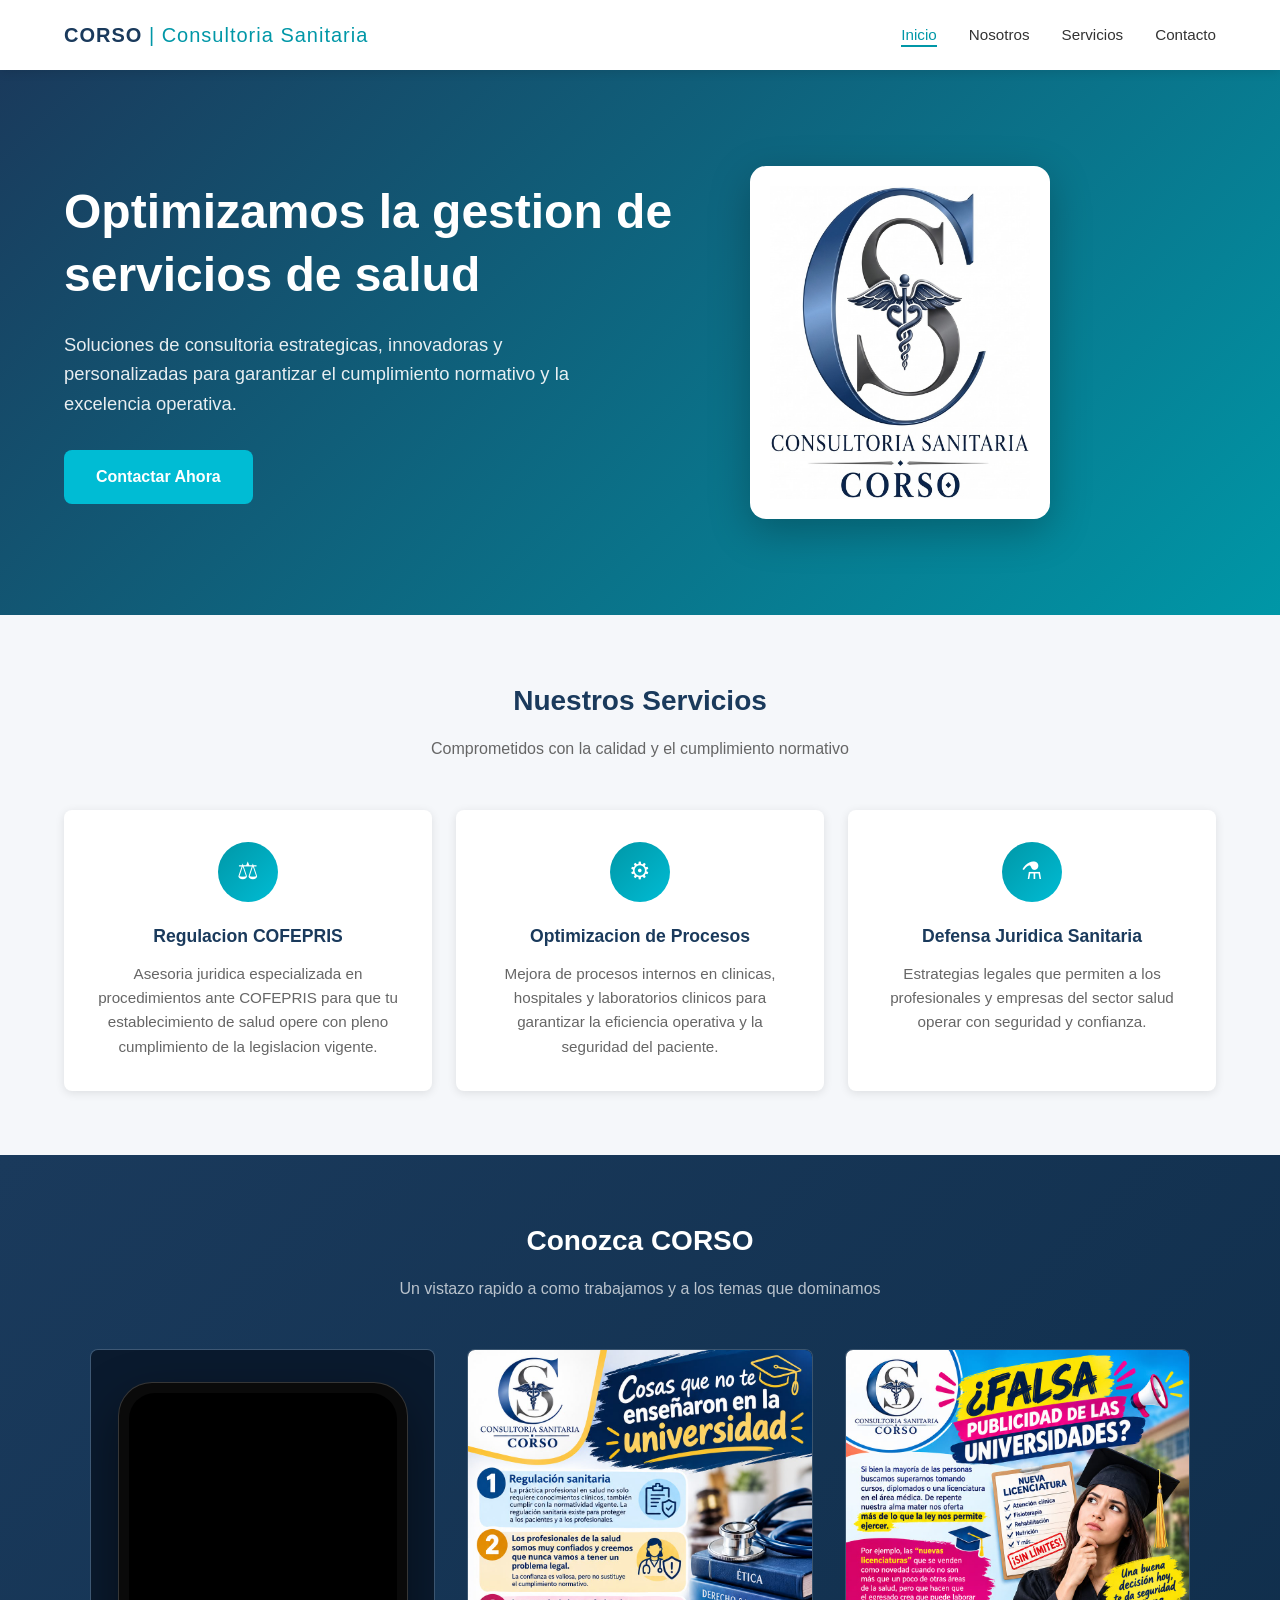
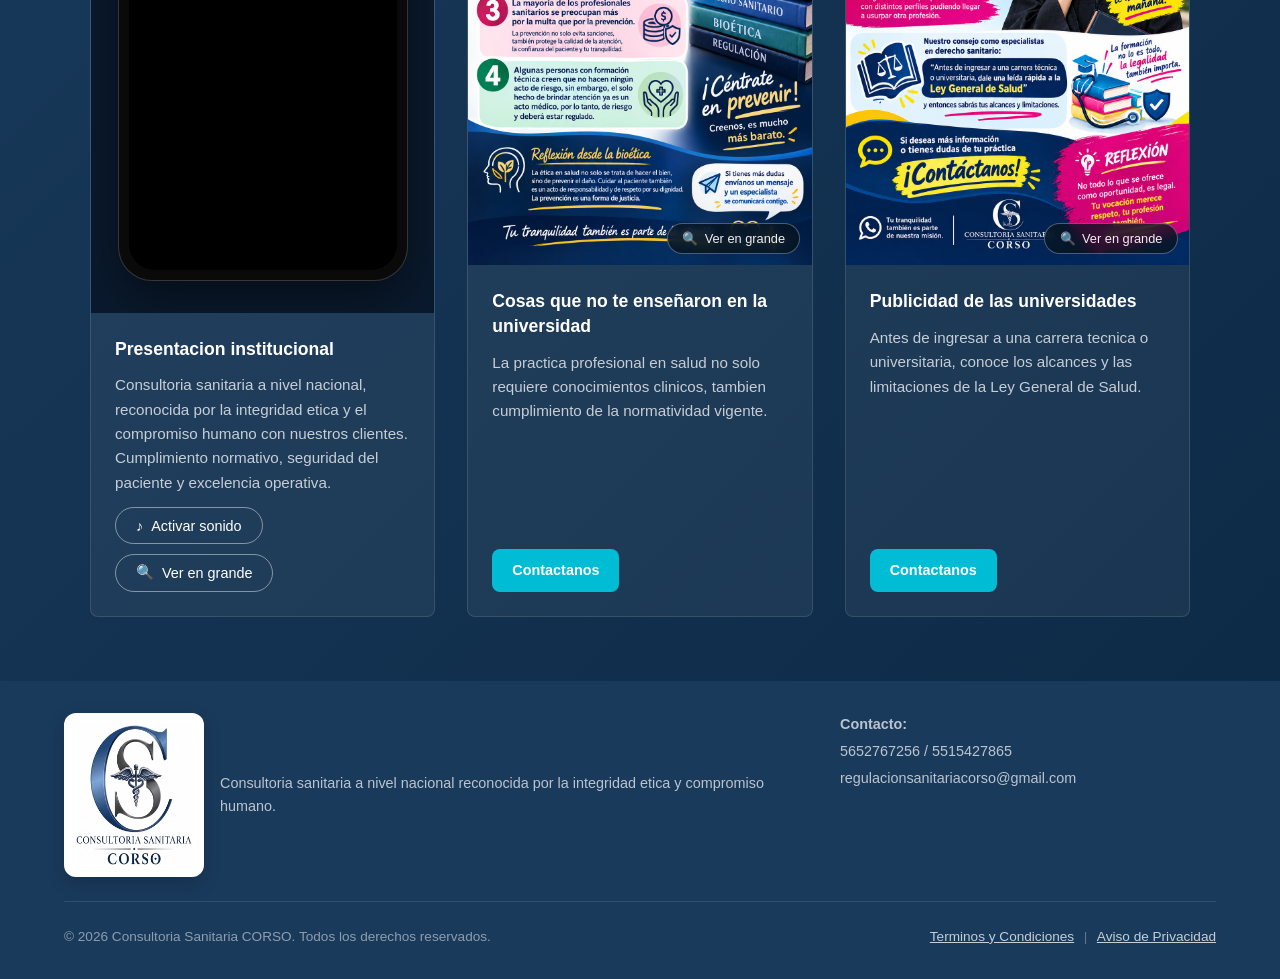
<file: index.html>
﻿<!DOCTYPE html>
<html lang="es">
<head>
  <meta charset="UTF-8">
  <meta name="viewport" content="width=device-width, initial-scale=1.0">
  <title>Consultoria Sanitaria CORSO</title>
  <link rel="stylesheet" href="css/styles.css">
  <link rel="stylesheet" href="css/lightbox.css">
  <link rel="icon" href="favicon.ico" type="image/x-icon">
  <link rel="apple-touch-icon" href="img/favicon-512.png">
</head>
<body>

  <header class="header">
    <nav class="nav">
      <a href="index.html" class="logo">CORSO <span>| Consultoria Sanitaria</span></a>
      <ul class="nav-links">
        <li><a href="index.html" class="active">Inicio</a></li>
        <li><a href="nosotros.html">Nosotros</a></li>
        <li><a href="servicios.html">Servicios</a></li>
        <li><a href="contacto.html">Contacto</a></li>
      </ul>
      <button class="hamburger" aria-label="Menu">
        <span></span>
        <span></span>
        <span></span>
      </button>
    </nav>
    <div class="mobile-menu">
      <a href="index.html">Inicio</a>
      <a href="nosotros.html">Nosotros</a>
      <a href="servicios.html">Servicios</a>
      <a href="contacto.html">Contacto</a>
    </div>
  </header>

  <section class="hero">
    <div class="container hero-inner">
      <div class="hero-content">
        <h1>Optimizamos la gestion de servicios de salud</h1>
        <p>Soluciones de consultoria estrategicas, innovadoras y personalizadas para garantizar el cumplimiento normativo y la excelencia operativa.</p>
        <a href="contacto.html" class="btn btn-primary">Contactar Ahora</a>
      </div>
      <div class="hero-brand">
        <div class="brand-plate">
          <img src="img/logo.jpg" alt="Consultoria Sanitaria CORSO" width="900" height="1084" fetchpriority="high">
        </div>
      </div>
    </div>
  </section>

  <section class="section">
    <div class="container">
      <div class="section-title">
        <h2>Nuestros Servicios</h2>
        <p>Comprometidos con la calidad y el cumplimiento normativo</p>
      </div>
      <div class="cards-grid">
        <div class="card">
          <div class="card-icon">&#9878;</div>
          <h3>Regulacion COFEPRIS</h3>
          <p>Asesoria juridica especializada en procedimientos ante COFEPRIS para que tu establecimiento de salud opere con pleno cumplimiento de la legislacion vigente.</p>
        </div>
        <div class="card">
          <div class="card-icon">&#9881;</div>
          <h3>Optimizacion de Procesos</h3>
          <p>Mejora de procesos internos en clinicas, hospitales y laboratorios clinicos para garantizar la eficiencia operativa y la seguridad del paciente.</p>
        </div>
        <div class="card">
          <div class="card-icon">&#9879;</div>
          <h3>Defensa Juridica Sanitaria</h3>
          <p>Estrategias legales que permiten a los profesionales y empresas del sector salud operar con seguridad y confianza.</p>
        </div>
      </div>
    </div>
  </section>

  <section class="section video-section" id="conozca-corso">
    <div class="container">
      <div class="section-title">
        <h2>Conozca CORSO</h2>
        <p>Un vistazo rapido a como trabajamos y a los temas que dominamos</p>
      </div>

      <div class="conozca-grid">

        <article class="conozca-card">
          <div class="media media-video">
            <div class="media-inner">
              <div class="video-frame">
                <video id="corsoVideo" src="vid/video_1.mp4" autoplay muted loop playsinline preload="metadata" aria-label="Video promocional de Consultoria Sanitaria CORSO"></video>
              </div>
            </div>
          </div>
          <div class="conozca-body">
            <h3>Presentacion institucional</h3>
            <p>Consultoria sanitaria a nivel nacional, reconocida por la integridad etica y el compromiso humano con nuestros clientes. Cumplimiento normativo, seguridad del paciente y excelencia operativa.</p>
            <div class="conozca-actions">
              <button type="button" class="video-toggle" id="soundToggle" aria-pressed="false">
                <span aria-hidden="true">&#9834;</span> Activar sonido
              </button>
              <button type="button" class="video-toggle" data-zoom="vid/video_1.mp4" data-zoom-type="video" data-zoom-title="Conozca CORSO" data-zoom-caption="Video promocional de Consultoria Sanitaria CORSO." aria-label="Ver el video en pantalla completa">
                <span aria-hidden="true">&#128269;</span> Ver en grande
              </button>
            </div>
          </div>
        </article>

        <article class="conozca-card">
          <div class="media">
            <img src="img/conocimientos.jpeg" alt="Infografia: Cosas que no te enseñaron en la universidad sobre regulacion sanitaria y bioetica" width="1024" height="1536" loading="lazy">
            <button type="button" class="media-zoom-btn" data-zoom="img/conocimientos.jpeg" data-zoom-title="Cosas que no te enseñaron en la universidad" data-zoom-caption="Regulacion sanitaria, bioetica y los limites reales de la atencion medica." aria-label="Ampliar la infografia: Cosas que no te enseñaron en la universidad">
              <span aria-hidden="true">&#128269;</span> Ver en grande
            </button>
          </div>
          <div class="conozca-body">
            <h3>Cosas que no te enseñaron en la universidad</h3>
            <p>La practica profesional en salud no solo requiere conocimientos clinicos, tambien cumplimiento de la normatividad vigente.</p>
            <a href="contacto.html" class="btn btn-primary btn-sm">Contactanos</a>
          </div>
        </article>

        <article class="conozca-card">
          <div class="media">
            <img src="img/cuestion.jpeg" alt="Infografia: Publicidad de las universidades y los alcances reales de las nuevas licenciaturas" width="1024" height="1536" loading="lazy">
            <button type="button" class="media-zoom-btn" data-zoom="img/cuestion.jpeg" data-zoom-title="Publicidad de las universidades" data-zoom-caption="No todo lo que se ofrece como oportunidad es legal. Conoce los alcances y las limitaciones de las nuevas licenciaturas." aria-label="Ampliar la infografia: Publicidad de las universidades">
              <span aria-hidden="true">&#128269;</span> Ver en grande
            </button>
          </div>
          <div class="conozca-body">
            <h3>Publicidad de las universidades</h3>
            <p>Antes de ingresar a una carrera tecnica o universitaria, conoce los alcances y las limitaciones de la Ley General de Salud.</p>
            <a href="contacto.html" class="btn btn-primary btn-sm">Contactanos</a>
          </div>
        </article>

      </div>
    </div>
  </section>

  <footer class="footer">
    <div class="container">
      <div class="footer-content">
        <div class="footer-brand">
          <div class="brand-plate brand-plate-sm">
            <img src="img/logo.jpg" alt="Consultoria Sanitaria CORSO" width="900" height="1084" loading="lazy">
          </div>
          <p>Consultoria sanitaria a nivel nacional reconocida por la integridad etica y compromiso humano.</p>
        </div>
        <div class="footer-contact">
          <p><strong>Contacto:</strong></p>
          <p>5652767256 / 5515427865</p>
          <p>regulacionsanitariacorso@gmail.com</p>
        </div>
      </div>
      <div class="footer-bottom">
        <p>&copy; 2026 Consultoria Sanitaria CORSO. Todos los derechos reservados.</p>
        <p class="footer-legal">
          <a href="terminos.html">Terminos y Condiciones</a>
          <span aria-hidden="true">|</span>
          <a href="privacidad.html">Aviso de Privacidad</a>
        </p>
      </div>
    </div>
  </footer>

  <script src="javascript/script.js"></script>
  <script src="javascript/lightbox.js"></script>
</body>
</html>
</file>
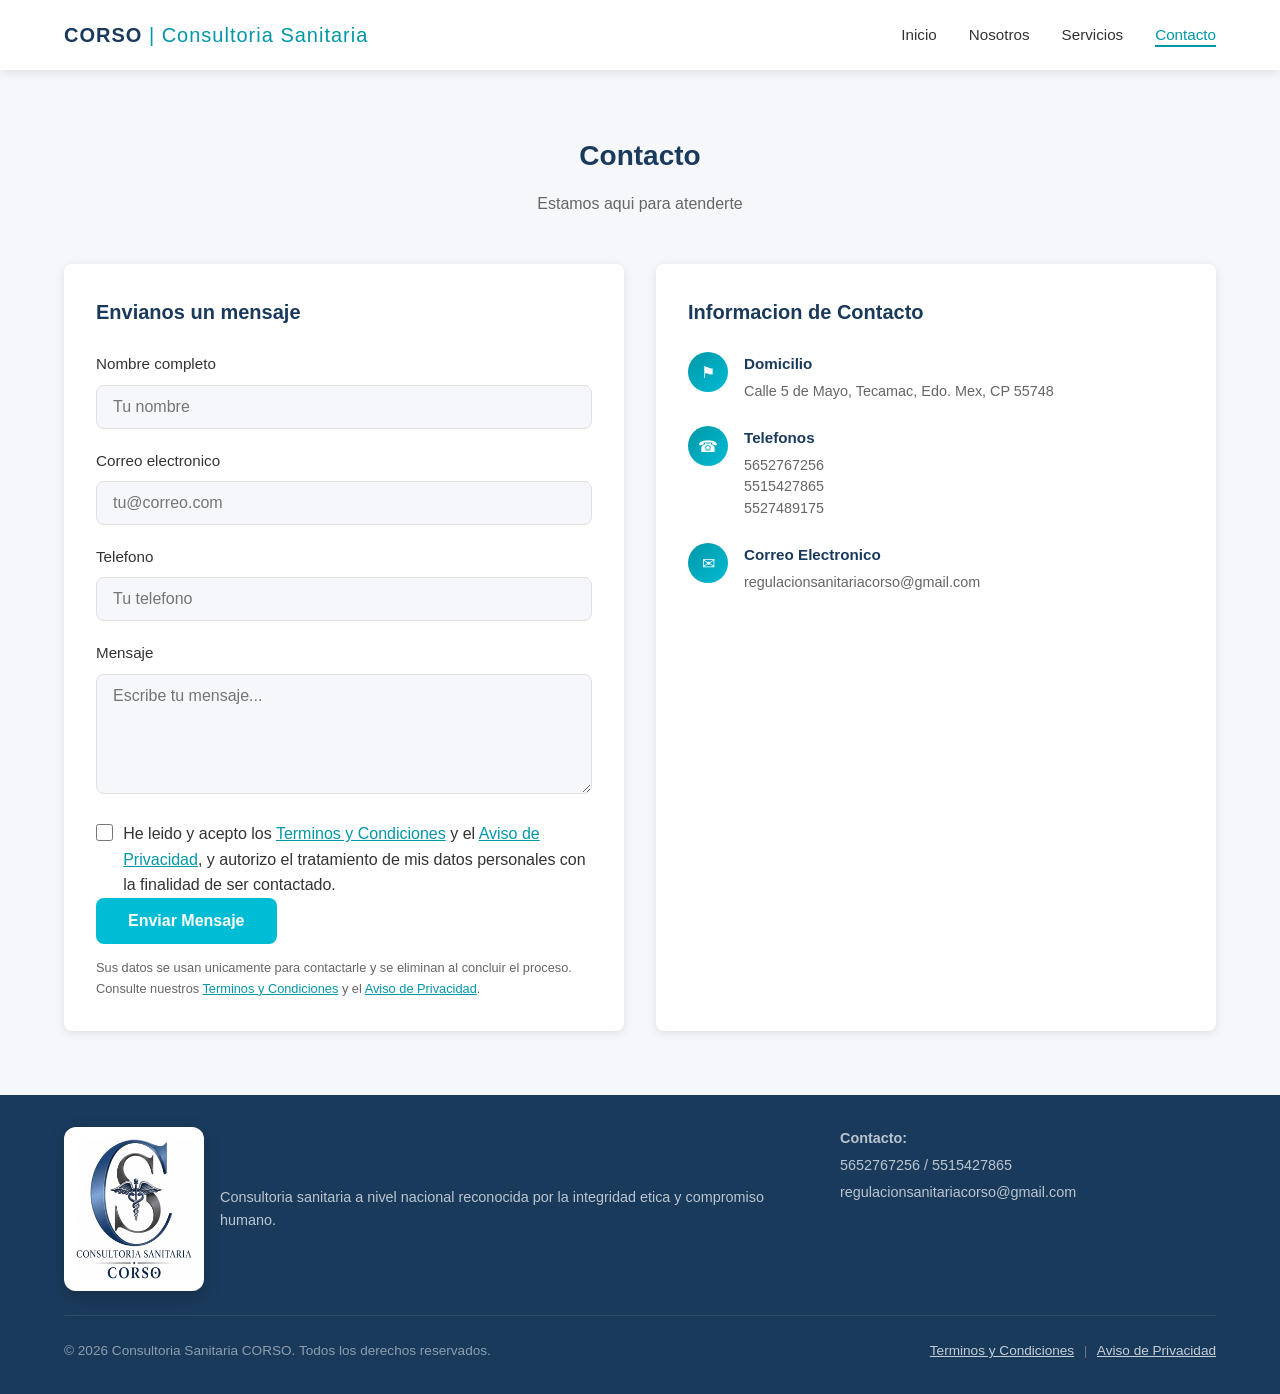
<file: contacto.html>
﻿<!DOCTYPE html>
<html lang="es">
<head>
  <meta charset="UTF-8">
  <meta name="viewport" content="width=device-width, initial-scale=1.0">
  <title>Contacto - Consultoria Sanitaria CORSO</title>
  <link rel="stylesheet" href="css/styles.css">
  <link rel="icon" href="favicon.ico" type="image/x-icon">
  <link rel="apple-touch-icon" href="img/favicon-512.png">
</head>
<body>

  <header class="header">
    <nav class="nav">
      <a href="index.html" class="logo">CORSO <span>| Consultoria Sanitaria</span></a>
      <ul class="nav-links">
        <li><a href="index.html">Inicio</a></li>
        <li><a href="nosotros.html">Nosotros</a></li>
        <li><a href="servicios.html">Servicios</a></li>
        <li><a href="contacto.html" class="active">Contacto</a></li>
      </ul>
      <button class="hamburger" aria-label="Menu">
        <span></span>
        <span></span>
        <span></span>
      </button>
    </nav>
    <div class="mobile-menu">
      <a href="index.html">Inicio</a>
      <a href="nosotros.html">Nosotros</a>
      <a href="servicios.html">Servicios</a>
      <a href="contacto.html">Contacto</a>
    </div>
  </header>

  <section class="section">
    <div class="container">
      <div class="section-title">
        <h2>Contacto</h2>
        <p>Estamos aqui para atenderte</p>
      </div>

      <div class="contacto-grid">
        <div class="formulario">
          <h3>Envianos un mensaje</h3>
          <form id="contactForm" name="contacto" method="POST" action="gracias.html"
                data-netlify="true" netlify-honeypot="bot-field" data-privacy="privacidad" novalidate>
            <input type="hidden" name="form-name" value="contacto">
            <p class="hidden-field">
              <label>Deja este campo vacio <input type="text" name="bot-field" tabindex="-1" autocomplete="off"></label>
            </p>

            <div class="form-mensaje" id="formMensaje" role="alert" hidden></div>

            <div class="form-group">
              <label for="nombre">Nombre completo</label>
              <input type="text" id="nombre" name="nombre" placeholder="Tu nombre" autocomplete="name">
              <span class="field-error" id="error-nombre"></span>
            </div>
            <div class="form-group">
              <label for="email">Correo electronico</label>
              <input type="email" id="email" name="email" placeholder="tu@correo.com" autocomplete="email">
              <span class="field-error" id="error-email"></span>
            </div>
            <div class="form-group">
              <label for="telefono">Telefono</label>
              <input type="tel" id="telefono" name="telefono" placeholder="Tu telefono" autocomplete="tel">
              <span class="field-error" id="error-telefono"></span>
            </div>
            <div class="form-group">
              <label for="mensaje">Mensaje</label>
              <textarea id="mensaje" name="mensaje" placeholder="Escribe tu mensaje..."></textarea>
              <span class="field-error" id="error-mensaje"></span>
            </div>
            <div class="form-check">
              <input type="checkbox" id="consentimiento" name="consentimiento" required>
              <label for="consentimiento">
                He leido y acepto los <a href="terminos.html">Terminos y Condiciones</a> y el
                <a href="privacidad.html">Aviso de Privacidad</a>, y autorizo el tratamiento de mis datos
                personales con la finalidad de ser contactado.
                <span class="field-error" id="error-consentimiento"></span>
              </label>
            </div>

            <button type="submit" class="btn btn-primary" id="btnEnviar">Enviar Mensaje</button>
            <p class="form-nota">Sus datos se usan unicamente para contactarle y se eliminan al concluir el proceso. Consulte nuestros <a href="terminos.html">Terminos y Condiciones</a> y el <a href="privacidad.html">Aviso de Privacidad</a>.</p>
          </form>
        </div>

        <div class="datos-contacto">
          <h3>Informacion de Contacto</h3>

          <div class="dato-item">
            <div class="dato-icono">&#9873;</div>
            <div class="dato-texto">
              <h4>Domicilio</h4>
              <p>Calle 5 de Mayo, Tecamac, Edo. Mex, CP 55748</p>
            </div>
          </div>

          <div class="dato-item">
            <div class="dato-icono">&#9742;</div>
            <div class="dato-texto">
              <h4>Telefonos</h4>
              <p>5652767256</p>
              <p>5515427865</p>
              <p>5527489175</p>
            </div>
          </div>

          <div class="dato-item">
            <div class="dato-icono">&#9993;</div>
            <div class="dato-texto">
              <h4>Correo Electronico</h4>
              <p>regulacionsanitariacorso@gmail.com</p>
            </div>
          </div>
        </div>
      </div>

    </div>
  </section>

  <footer class="footer">
    <div class="container">
      <div class="footer-content">
        <div class="footer-brand">
          <div class="brand-plate brand-plate-sm">
            <img src="img/logo.jpg" alt="Consultoria Sanitaria CORSO" width="900" height="1084" loading="lazy">
          </div>
          <p>Consultoria sanitaria a nivel nacional reconocida por la integridad etica y compromiso humano.</p>
        </div>
        <div class="footer-contact">
          <p><strong>Contacto:</strong></p>
          <p>5652767256 / 5515427865</p>
          <p>regulacionsanitariacorso@gmail.com</p>
        </div>
      </div>
      <div class="footer-bottom">
        <p>&copy; 2026 Consultoria Sanitaria CORSO. Todos los derechos reservados.</p>
        <p class="footer-legal">
          <a href="terminos.html">Terminos y Condiciones</a>
          <span aria-hidden="true">|</span>
          <a href="privacidad.html">Aviso de Privacidad</a>
        </p>
      </div>
    </div>
  </footer>

  <script src="javascript/script.js"></script>
</body>
</html>
</file>
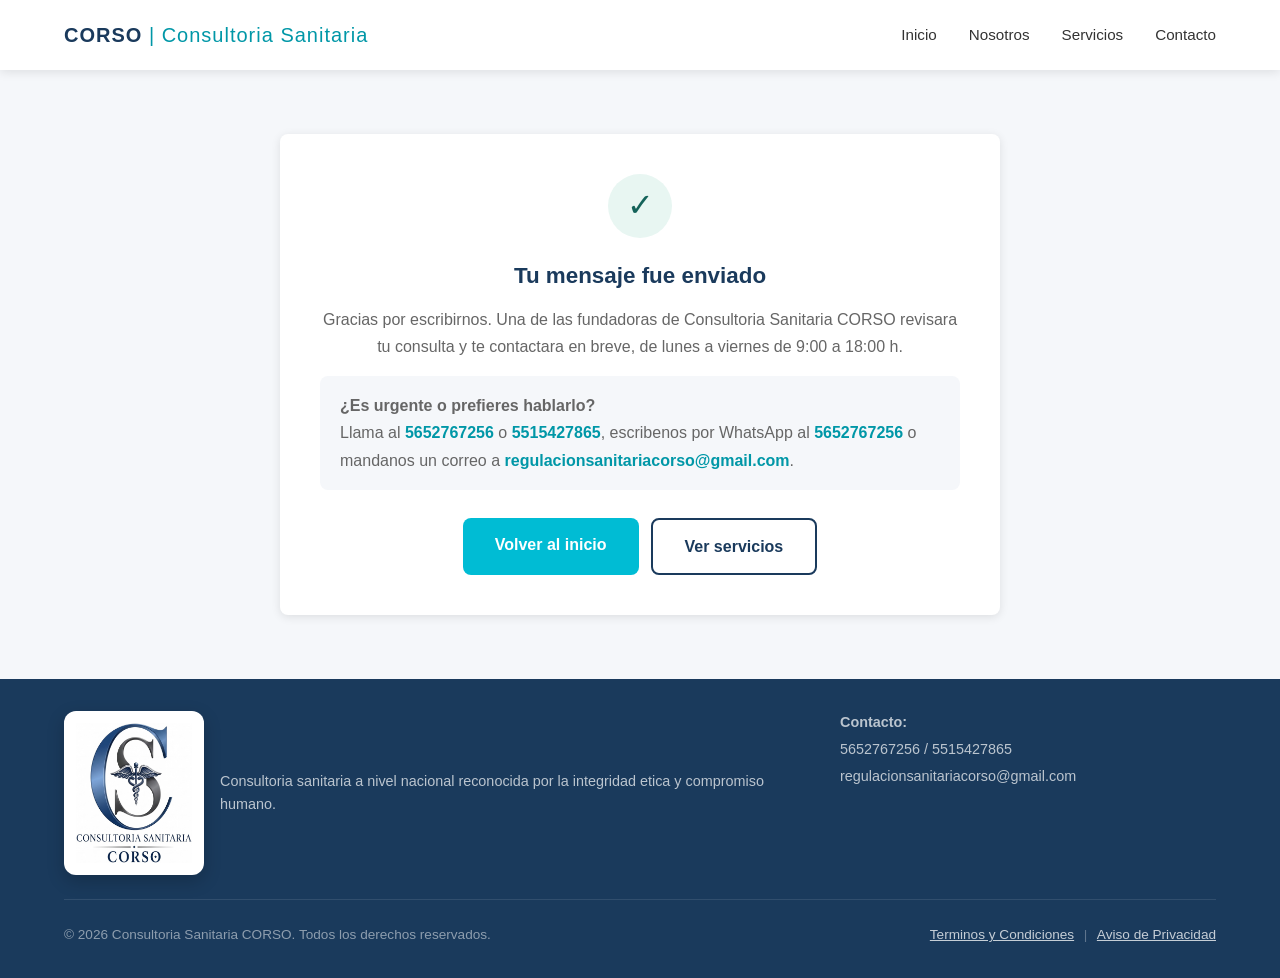
<file: gracias.html>
<!DOCTYPE html>
<html lang="es">
<head>
  <meta charset="UTF-8">
  <meta name="viewport" content="width=device-width, initial-scale=1.0">
  <title>Mensaje enviado - Consultoria Sanitaria CORSO</title>
  <meta name="robots" content="noindex, follow">
  <link rel="stylesheet" href="css/styles.css">
  <link rel="icon" href="favicon.ico" type="image/x-icon">
  <link rel="apple-touch-icon" href="img/favicon-512.png">
</head>
<body>

  <header class="header">
    <nav class="nav">
      <a href="index.html" class="logo">CORSO <span>| Consultoria Sanitaria</span></a>
      <ul class="nav-links">
        <li><a href="index.html">Inicio</a></li>
        <li><a href="nosotros.html">Nosotros</a></li>
        <li><a href="servicios.html">Servicios</a></li>
        <li><a href="contacto.html">Contacto</a></li>
      </ul>
      <button class="hamburger" aria-label="Menu">
        <span></span>
        <span></span>
        <span></span>
      </button>
    </nav>
    <div class="mobile-menu">
      <a href="index.html">Inicio</a>
      <a href="nosotros.html">Nosotros</a>
      <a href="servicios.html">Servicios</a>
      <a href="contacto.html">Contacto</a>
    </div>
  </header>

  <section class="section">
    <div class="container">
      <div class="gracias-box">
        <div class="gracias-icono" aria-hidden="true">&#10003;</div>
        <h3>Tu mensaje fue enviado</h3>
        <p>
          Gracias por escribirnos. Una de las fundadoras de Consultoria Sanitaria CORSO
          revisara tu consulta y te contactara en breve, de lunes a viernes de 9:00 a 18:00 h.
        </p>

        <p class="gracias-dato">
          <strong>¿Es urgente o prefieres hablarlo?</strong><br>
          Llama al <a href="tel:5652767256">5652767256</a> o <a href="tel:5515427865">5515427865</a>,
          escribenos por WhatsApp al <a href="https://wa.me/525652767256" target="_blank" rel="noopener">5652767256</a>
          o mandanos un correo a
          <a href="mailto:regulacionsanitariacorso@gmail.com">regulacionsanitariacorso@gmail.com</a>.
        </p>

        <div class="gracias-acciones">
          <a href="index.html" class="btn btn-primary">Volver al inicio</a>
          <a href="servicios.html" class="btn btn-outline">Ver servicios</a>
        </div>
      </div>
    </div>
  </section>

  <footer class="footer">
    <div class="container">
      <div class="footer-content">
        <div class="footer-brand">
          <div class="brand-plate brand-plate-sm">
            <img src="img/logo.jpg" alt="Consultoria Sanitaria CORSO" width="900" height="1084" loading="lazy">
          </div>
          <p>Consultoria sanitaria a nivel nacional reconocida por la integridad etica y compromiso humano.</p>
        </div>
        <div class="footer-contact">
          <p><strong>Contacto:</strong></p>
          <p>5652767256 / 5515427865</p>
          <p>regulacionsanitariacorso@gmail.com</p>
        </div>
      </div>
      <div class="footer-bottom">
        <p>&copy; 2026 Consultoria Sanitaria CORSO. Todos los derechos reservados.</p>
        <p class="footer-legal">
          <a href="terminos.html">Terminos y Condiciones</a>
          <span aria-hidden="true">|</span>
          <a href="privacidad.html">Aviso de Privacidad</a>
        </p>
      </div>
    </div>
  </footer>

  <script src="javascript/script.js"></script>
</body>
</html>
</file>
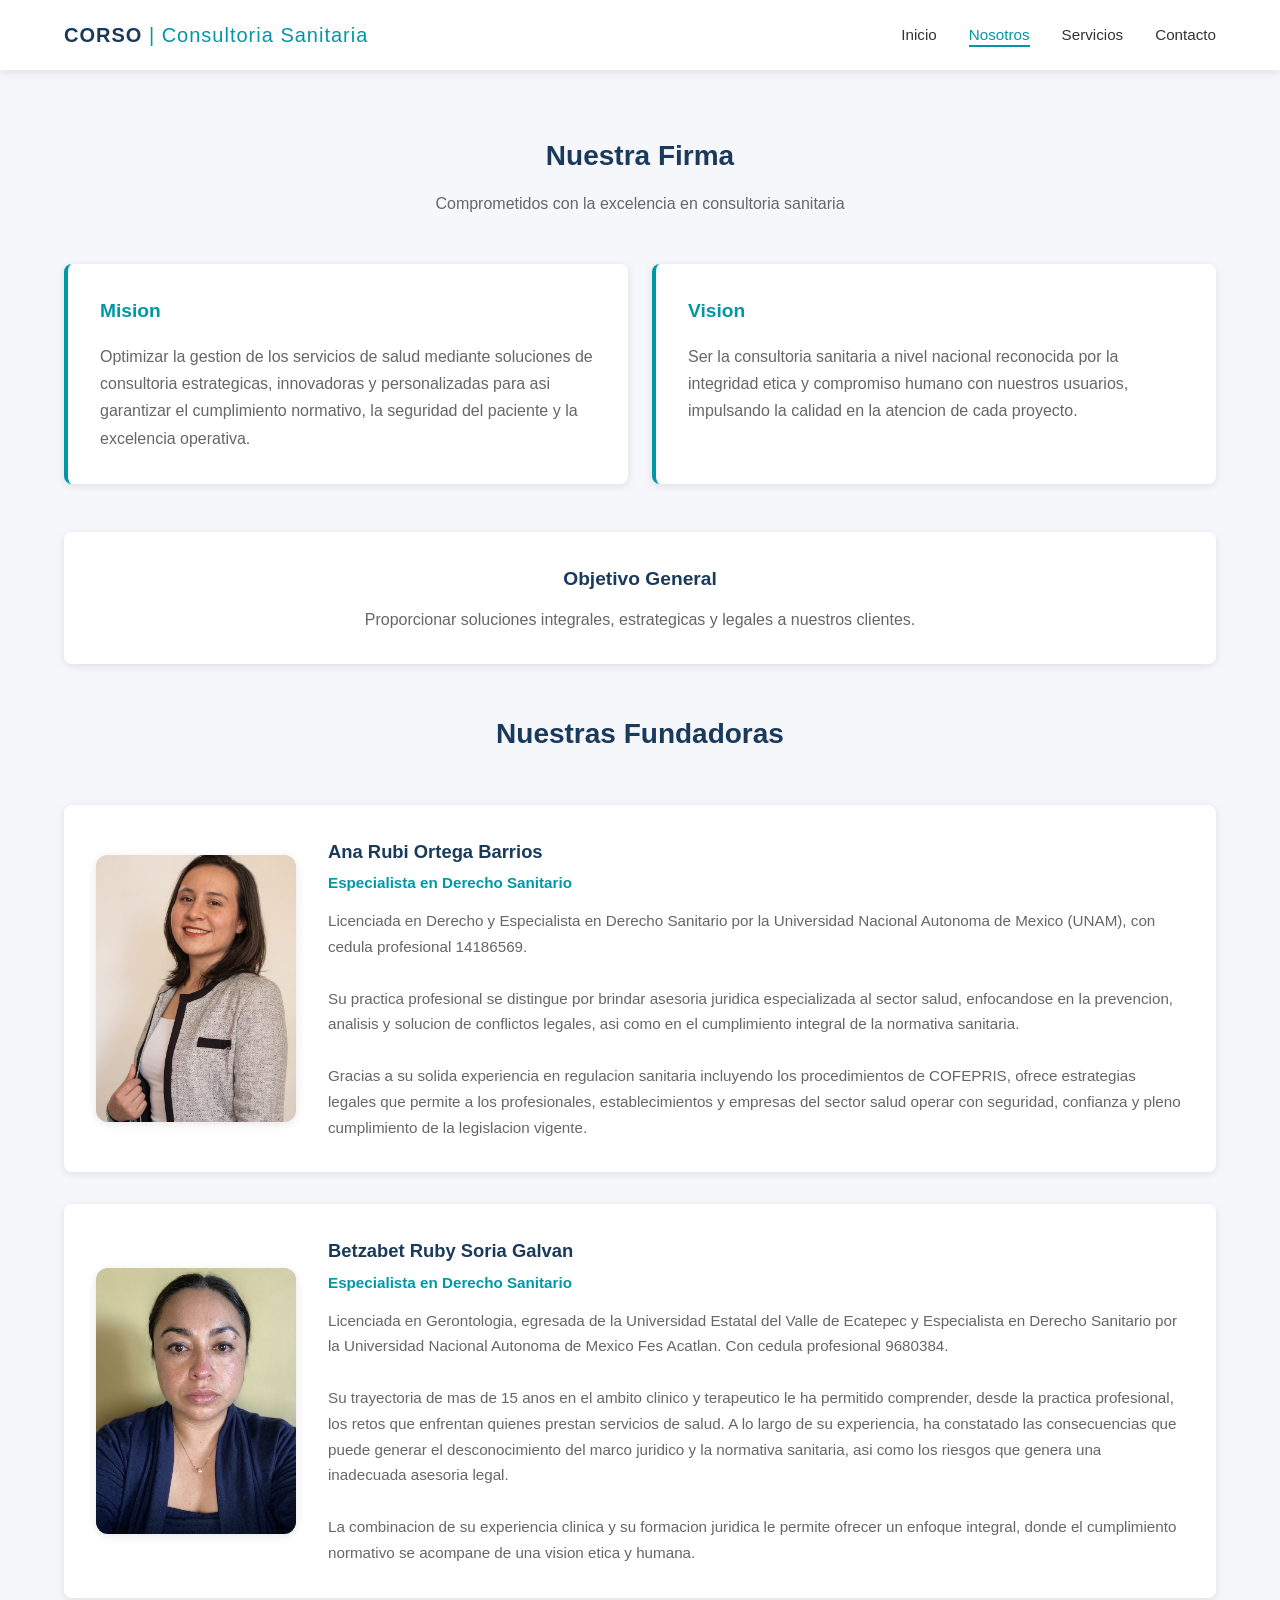
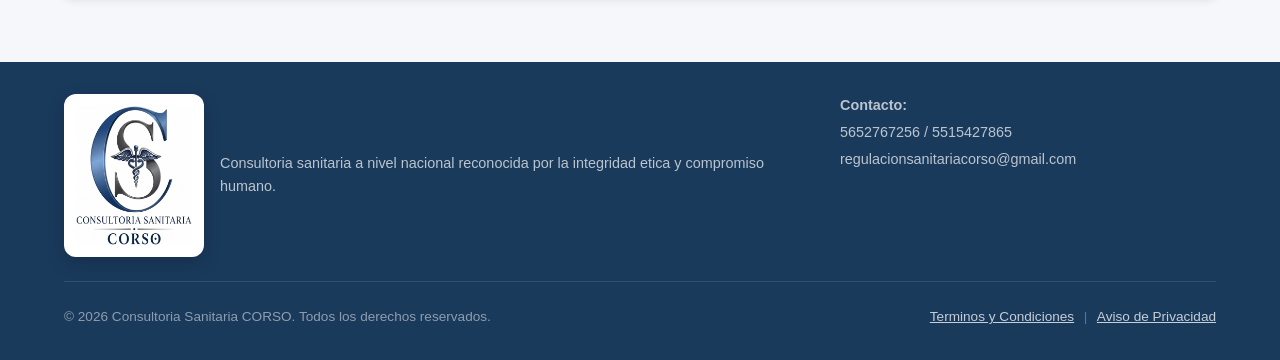
<file: nosotros.html>
﻿<!DOCTYPE html>
<html lang="es">
<head>
  <meta charset="UTF-8">
  <meta name="viewport" content="width=device-width, initial-scale=1.0">
  <title>Nosotros - Consultoria Sanitaria CORSO</title>
  <link rel="stylesheet" href="css/styles.css">
  <link rel="stylesheet" href="css/lightbox.css">
  <link rel="icon" href="favicon.ico" type="image/x-icon">
  <link rel="apple-touch-icon" href="img/favicon-512.png">
</head>
<body>

  <header class="header">
    <nav class="nav">
      <a href="index.html" class="logo">CORSO <span>| Consultoria Sanitaria</span></a>
      <ul class="nav-links">
        <li><a href="index.html">Inicio</a></li>
        <li><a href="nosotros.html" class="active">Nosotros</a></li>
        <li><a href="servicios.html">Servicios</a></li>
        <li><a href="contacto.html">Contacto</a></li>
      </ul>
      <button class="hamburger" aria-label="Menu">
        <span></span>
        <span></span>
        <span></span>
      </button>
    </nav>
    <div class="mobile-menu">
      <a href="index.html">Inicio</a>
      <a href="nosotros.html">Nosotros</a>
      <a href="servicios.html">Servicios</a>
      <a href="contacto.html">Contacto</a>
    </div>
  </header>

  <section class="section">
    <div class="container">
      <div class="section-title">
        <h2>Nuestra Firma</h2>
        <p>Comprometidos con la excelencia en consultoria sanitaria</p>
      </div>

      <div class="mision-vision">
        <div class="mv-card">
          <h3>Mision</h3>
          <p>Optimizar la gestion de los servicios de salud mediante soluciones de consultoria estrategicas, innovadoras y personalizadas para asi garantizar el cumplimiento normativo, la seguridad del paciente y la excelencia operativa.</p>
        </div>
        <div class="mv-card">
          <h3>Vision</h3>
          <p>Ser la consultoria sanitaria a nivel nacional reconocida por la integridad etica y compromiso humano con nuestros usuarios, impulsando la calidad en la atencion de cada proyecto.</p>
        </div>
      </div>

      <div class="objetivo-general">
        <h3>Objetivo General</h3>
        <p>Proporcionar soluciones integrales, estrategicas y legales a nuestros clientes.</p>
      </div>

      <div class="section-title">
        <h2>Nuestras Fundadoras</h2>
      </div>

      <div class="fundadoras">
        <div class="fundadora-card">
          <img class="fundadora-foto" src="img/ana_rubi.jpg" alt="Ana Rubi Ortega Barrios, especialista en Derecho Sanitario" width="670" height="1024" loading="lazy"
               data-zoom="img/ana_rubi.jpg" data-zoom-title="Ana Rubi Ortega Barrios" data-zoom-caption="Especialista en Derecho Sanitario. Licenciada en Derecho y Especialista en Derecho Sanitario por la UNAM, cedula profesional 14186569." tabindex="0" role="button" aria-label="Ampliar la fotografia de Ana Rubi Ortega Barrios">
          <div class="fundadora-info">
            <h3>Ana Rubi Ortega Barrios</h3>
            <p class="especialidad">Especialista en Derecho Sanitario</p>
            <p>Licenciada en Derecho y Especialista en Derecho Sanitario por la Universidad Nacional Autonoma de Mexico (UNAM), con cedula profesional 14186569.</p>
            <br>
            <p>Su practica profesional se distingue por brindar asesoria juridica especializada al sector salud, enfocandose en la prevencion, analisis y solucion de conflictos legales, asi como en el cumplimiento integral de la normativa sanitaria.</p>
            <br>
            <p>Gracias a su solida experiencia en regulacion sanitaria incluyendo los procedimientos de COFEPRIS, ofrece estrategias legales que permite a los profesionales, establecimientos y empresas del sector salud operar con seguridad, confianza y pleno cumplimiento de la legislacion vigente.</p>
          </div>
        </div>

        <div class="fundadora-card">
          <img class="fundadora-foto" src="img/betza_ruby.jpg" alt="Betzabet Ruby Soria Galvan, especialista en Derecho Sanitario" width="765" height="1024" loading="lazy"
               data-zoom="img/betza_ruby.jpg" data-zoom-title="Betzabet Ruby Soria Galvan" data-zoom-caption="Especialista en Derecho Sanitario. Licenciada en Gerontologia por la UVSE y Especialista en Derecho Sanitario por la UNAM Fes Acatlan, cedula profesional 9680384." tabindex="0" role="button" aria-label="Ampliar la fotografia de Betzabet Ruby Soria Galvan">
          <div class="fundadora-info">
            <h3>Betzabet Ruby Soria Galvan</h3>
            <p class="especialidad">Especialista en Derecho Sanitario</p>
            <p>Licenciada en Gerontologia, egresada de la Universidad Estatal del Valle de Ecatepec y Especialista en Derecho Sanitario por la Universidad Nacional Autonoma de Mexico Fes Acatlan. Con cedula profesional 9680384.</p>
            <br>
            <p>Su trayectoria de mas de 15 anos en el ambito clinico y terapeutico le ha permitido comprender, desde la practica profesional, los retos que enfrentan quienes prestan servicios de salud. A lo largo de su experiencia, ha constatado las consecuencias que puede generar el desconocimiento del marco juridico y la normativa sanitaria, asi como los riesgos que genera una inadecuada asesoria legal.</p>
            <br>
            <p>La combinacion de su experiencia clinica y su formacion juridica le permite ofrecer un enfoque integral, donde el cumplimiento normativo se acompane de una vision etica y humana.</p>
          </div>
        </div>
      </div>

    </div>
  </section>

  <footer class="footer">
    <div class="container">
      <div class="footer-content">
        <div class="footer-brand">
          <div class="brand-plate brand-plate-sm">
            <img src="img/logo.jpg" alt="Consultoria Sanitaria CORSO" width="900" height="1084" loading="lazy">
          </div>
          <p>Consultoria sanitaria a nivel nacional reconocida por la integridad etica y compromiso humano.</p>
        </div>
        <div class="footer-contact">
          <p><strong>Contacto:</strong></p>
          <p>5652767256 / 5515427865</p>
          <p>regulacionsanitariacorso@gmail.com</p>
        </div>
      </div>
      <div class="footer-bottom">
        <p>&copy; 2026 Consultoria Sanitaria CORSO. Todos los derechos reservados.</p>
        <p class="footer-legal">
          <a href="terminos.html">Terminos y Condiciones</a>
          <span aria-hidden="true">|</span>
          <a href="privacidad.html">Aviso de Privacidad</a>
        </p>
      </div>
    </div>
  </footer>

  <script src="javascript/script.js"></script>
  <script src="javascript/lightbox.js"></script>
</body>
</html>
</file>
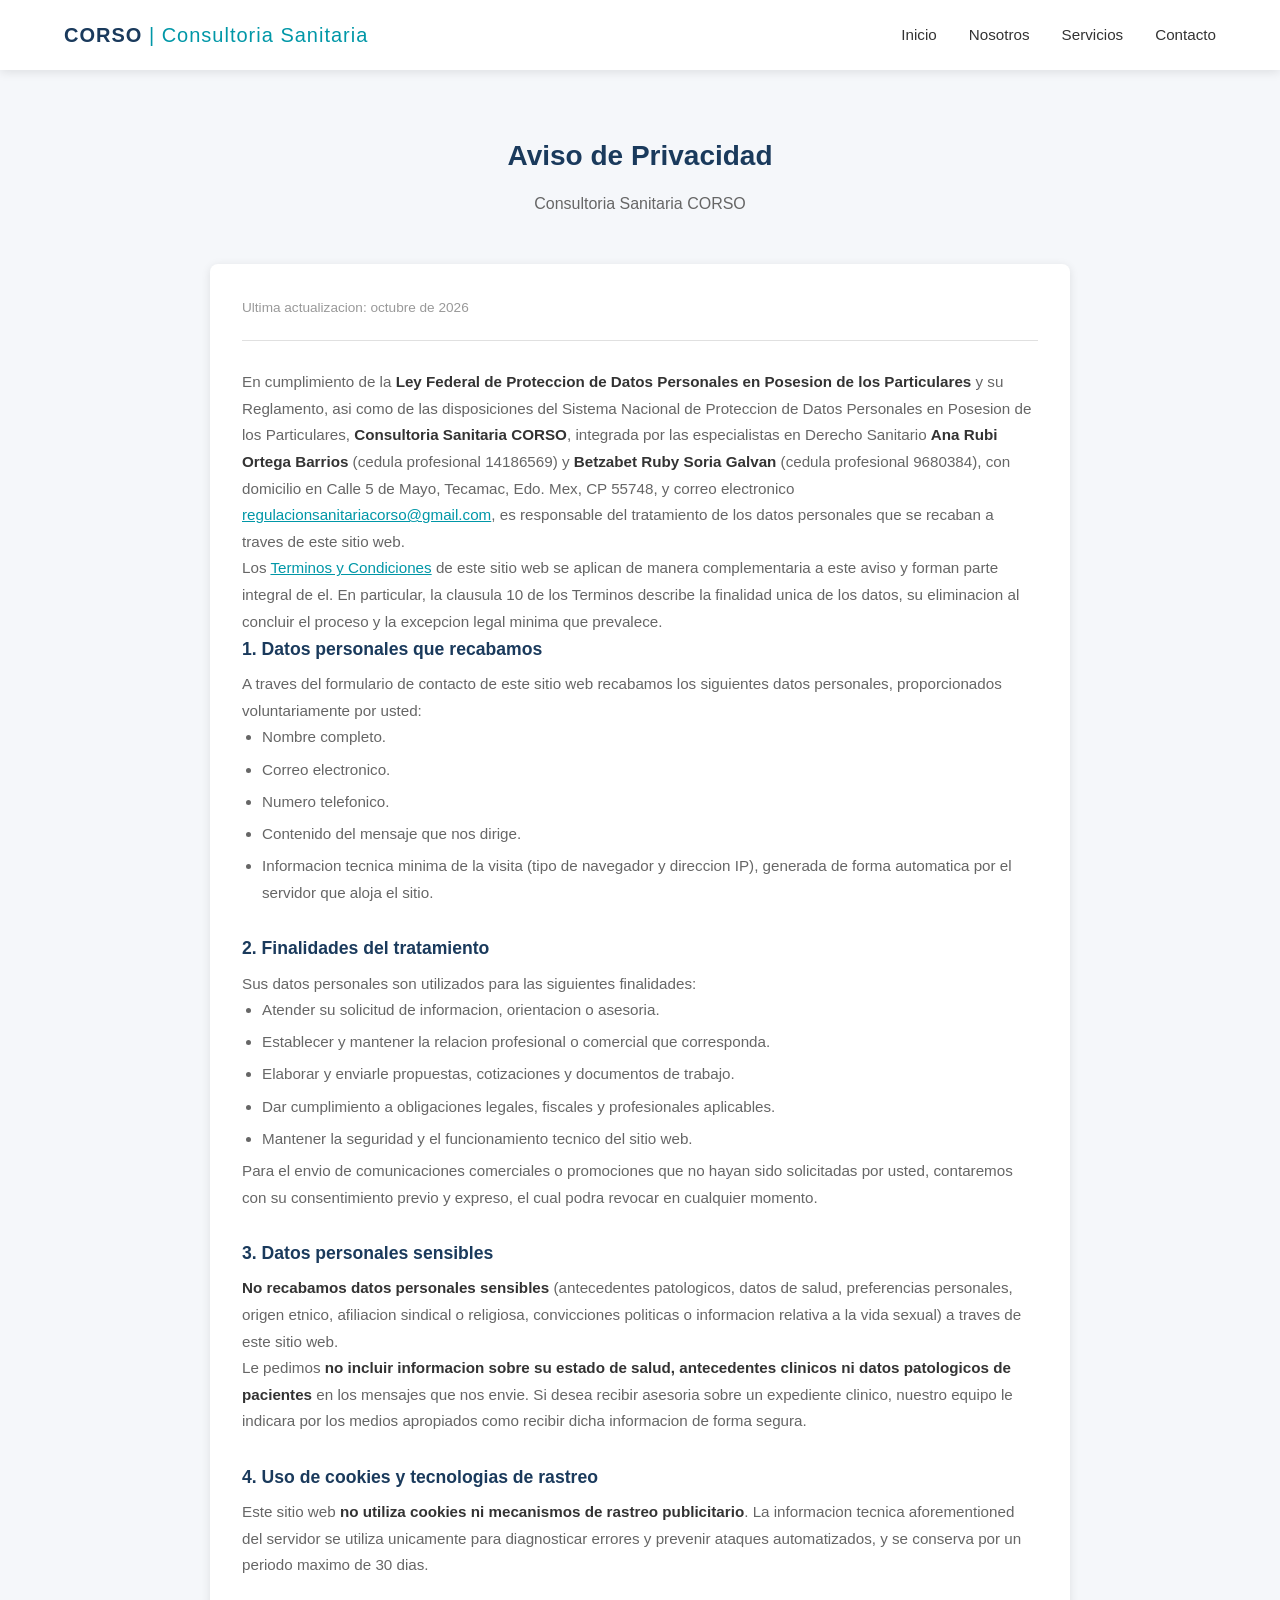
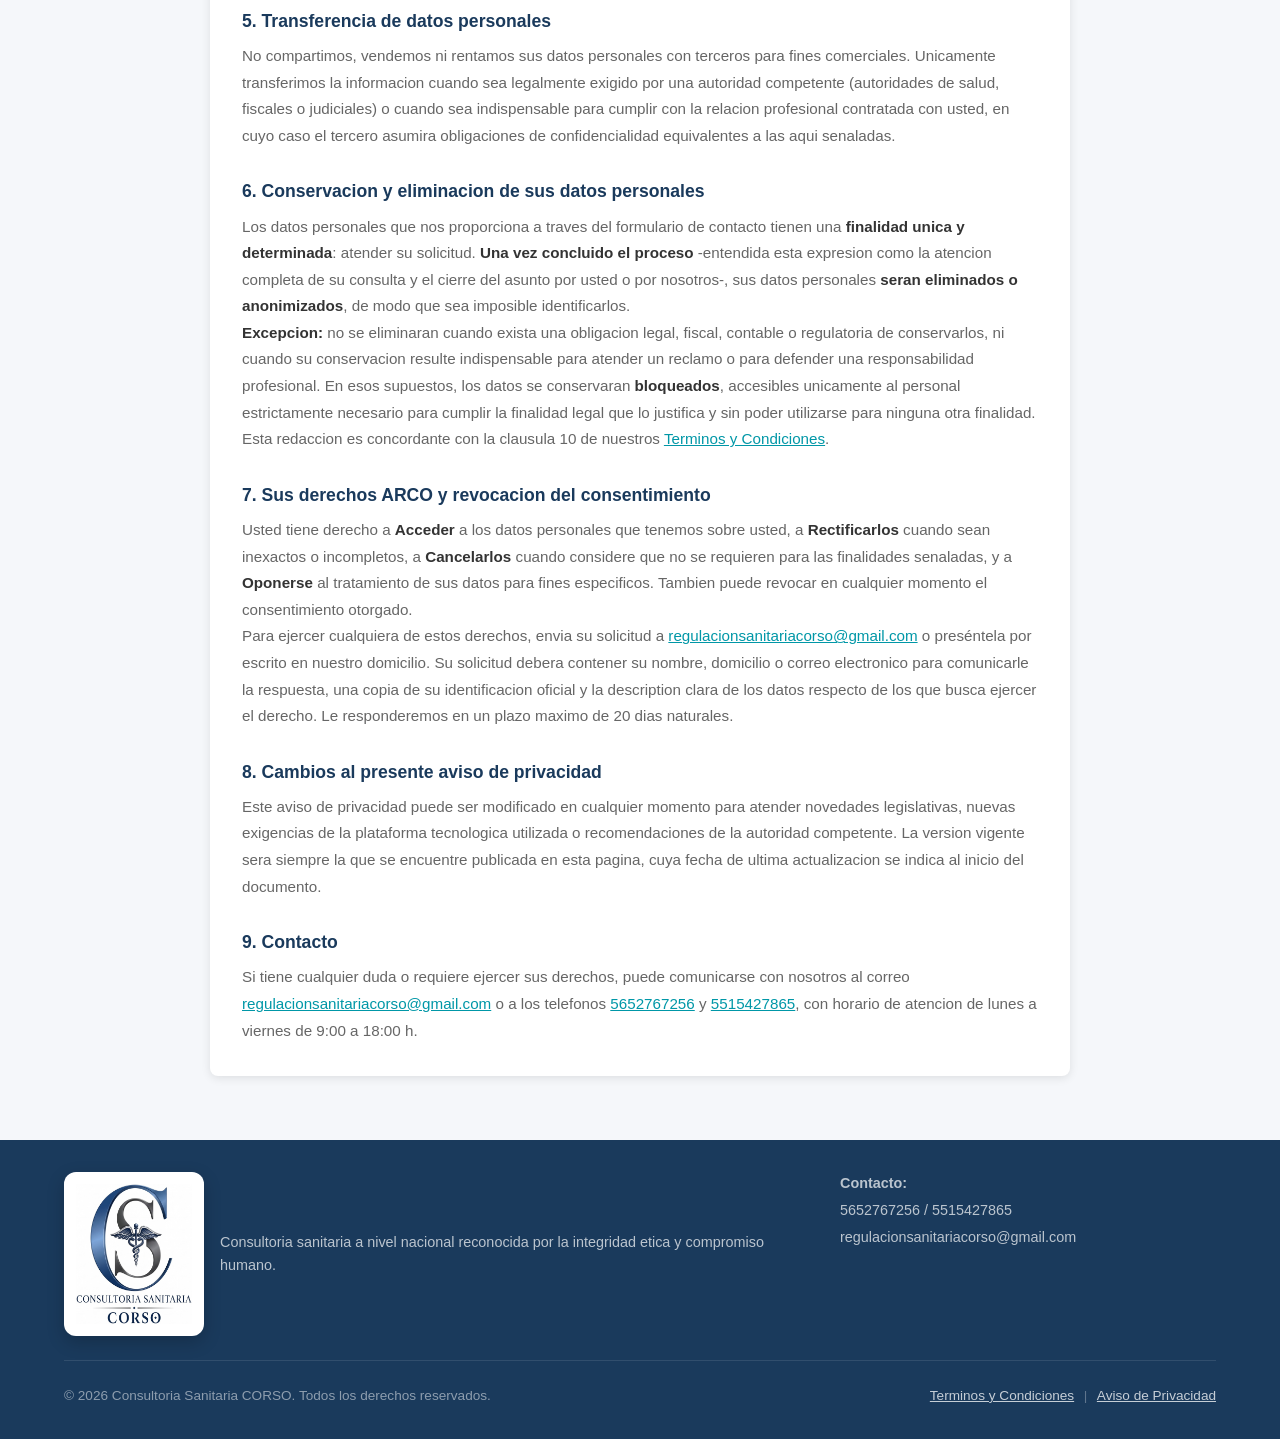
<file: privacidad.html>
<!DOCTYPE html>
<html lang="es">
<head>
  <meta charset="UTF-8">
  <meta name="viewport" content="width=device-width, initial-scale=1.0">
  <title>Aviso de Privacidad - Consultoria Sanitaria CORSO</title>
  <meta name="description" content="Aviso de Privacidad de Consultoria Sanitaria CORSO conforme a la Ley Federal de Proteccion de Datos Personales en Posesion de los Particulares.">
  <link rel="stylesheet" href="css/styles.css">
  <link rel="icon" href="favicon.ico" type="image/x-icon">
  <link rel="apple-touch-icon" href="img/favicon-512.png">
</head>
<body>

  <header class="header">
    <nav class="nav">
      <a href="index.html" class="logo">CORSO <span>| Consultoria Sanitaria</span></a>
      <ul class="nav-links">
        <li><a href="index.html">Inicio</a></li>
        <li><a href="nosotros.html">Nosotros</a></li>
        <li><a href="servicios.html">Servicios</a></li>
        <li><a href="contacto.html">Contacto</a></li>
      </ul>
      <button class="hamburger" aria-label="Menu">
        <span></span>
        <span></span>
        <span></span>
      </button>
    </nav>
    <div class="mobile-menu">
      <a href="index.html">Inicio</a>
      <a href="nosotros.html">Nosotros</a>
      <a href="servicios.html">Servicios</a>
      <a href="contacto.html">Contacto</a>
    </div>
  </header>

  <section class="section">
    <div class="container">
      <div class="section-title">
        <h2>Aviso de Privacidad</h2>
        <p>Consultoria Sanitaria CORSO</p>
      </div>

      <div class="aviso-legal">
        <p class="aviso-fecha">Ultima actualizacion: octubre de 2026</p>

        <p>
          En cumplimiento de la <strong>Ley Federal de Proteccion de Datos Personales en Posesion de los Particulares</strong>
          y su Reglamento, asi como de las disposiciones del Sistema Nacional de Proteccion de Datos Personales en Posesion
          de los Particulares, <strong>Consultoria Sanitaria CORSO</strong>, integrada por las especialistas en Derecho
          Sanitario <strong>Ana Rubi Ortega Barrios</strong> (cedula profesional 14186569) y
          <strong>Betzabet Ruby Soria Galvan</strong> (cedula profesional 9680384), con domicilio en
          Calle 5 de Mayo, Tecamac, Edo. Mex, CP 55748, y correo electronico
          <a href="mailto:regulacionsanitariacorso@gmail.com">regulacionsanitariacorso@gmail.com</a>,
          es responsable del tratamiento de los datos personales que se recaban a traves de este sitio web.
        </p>

        <p>
          Los <a href="terminos.html">Terminos y Condiciones</a> de este sitio web se aplican de manera
          complementaria a este aviso y forman parte integral de el. En particular, la clausula 10 de los Terminos
          describe la finalidad unica de los datos, su eliminacion al concluir el proceso y la excepcion legal
          minima que prevalece.
        </p>

        <h3>1. Datos personales que recabamos</h3>
        <p>
          A traves del formulario de contacto de este sitio web recabamos los siguientes datos personales,
          proporcionados voluntariamente por usted:
        </p>
        <ul>
          <li>Nombre completo.</li>
          <li>Correo electronico.</li>
          <li>Numero telefonico.</li>
          <li>Contenido del mensaje que nos dirige.</li>
          <li>Informacion tecnica minima de la visita (tipo de navegador y direccion IP), generada de forma automatica por el servidor que aloja el sitio.</li>
        </ul>

        <h3>2. Finalidades del tratamiento</h3>
        <p>Sus datos personales son utilizados para las siguientes finalidades:</p>
        <ul>
          <li>Atender su solicitud de informacion, orientacion o asesoria.</li>
          <li>Establecer y mantener la relacion profesional o comercial que corresponda.</li>
          <li>Elaborar y enviarle propuestas, cotizaciones y documentos de trabajo.</li>
          <li>Dar cumplimiento a obligaciones legales, fiscales y profesionales aplicables.</li>
          <li>Mantener la seguridad y el funcionamiento tecnico del sitio web.</li>
        </ul>
        <p>
          Para el envio de comunicaciones comerciales o promociones que no hayan sido solicitadas por usted,
          contaremos con su consentimiento previo y expreso, el cual podra revocar en cualquier momento.
        </p>

        <h3>3. Datos personales sensibles</h3>
        <p>
          <strong>No recabamos datos personales sensibles</strong> (antecedentes patologicos, datos de salud,
          preferencias personales, origen etnico, afiliacion sindical o religiosa, convicciones politicas o
          informacion relativa a la vida sexual) a traves de este sitio web.
        </p>
        <p>
          Le pedimos <strong>no incluir informacion sobre su estado de salud, antecedentes clinicos ni datos
          patologicos de pacientes</strong> en los mensajes que nos envie. Si desea recibir asesoria sobre un
          expediente clinico, nuestro equipo le indicara por los medios apropiados como recibir dicha
          informacion de forma segura.
        </p>

        <h3>4. Uso de cookies y tecnologias de rastreo</h3>
        <p>
          Este sitio web <strong>no utiliza cookies ni mecanismos de rastreo publicitario</strong>. La informacion
          tecnica aforementioned del servidor se utiliza unicamente para diagnosticar errores y prevenir
          ataques automatizados, y se conserva por un periodo maximo de 30 dias.
        </p>

        <h3>5. Transferencia de datos personales</h3>
        <p>
          No compartimos, vendemos ni rentamos sus datos personales con terceros para fines comerciales.
          Unicamente transferimos la informacion cuando sea legalmente exigido por una autoridad competente
          (autoridades de salud, fiscales o judiciales) o cuando sea indispensable para cumplir con la relacion
          profesional contratada con usted, en cuyo caso el tercero asumira obligaciones de confidencialidad
          equivalentes a las aqui senaladas.
        </p>

        <h3>6. Conservacion y eliminacion de sus datos personales</h3>
        <p>
          Los datos personales que nos proporciona a traves del formulario de contacto tienen una
          <strong>finalidad unica y determinada</strong>: atender su solicitud. <strong>Una vez concluido el
          proceso</strong> -entendida esta expresion como la atencion completa de su consulta y el cierre del
          asunto por usted o por nosotros-, sus datos personales <strong>seran eliminados o anonimizados</strong>,
          de modo que sea imposible identificarlos.
        </p>
        <p>
          <strong>Excepcion:</strong> no se eliminaran cuando exista una obligacion legal, fiscal, contable o
          regulatoria de conservarlos, ni cuando su conservacion resulte indispensable para atender un reclamo o
          para defender una responsabilidad profesional. En esos supuestos, los datos se conservaran
          <strong>bloqueados</strong>, accesibles unicamente al personal estrictamente necesario para cumplir la
          finalidad legal que lo justifica y sin poder utilizarse para ninguna otra finalidad.
        </p>
        <p>
          Esta redaccion es concordante con la clausula 10 de nuestros
          <a href="terminos.html">Terminos y Condiciones</a>.
        </p>

        <h3>7. Sus derechos ARCO y revocacion del consentimiento</h3>
        <p>
          Usted tiene derecho a <strong>Acceder</strong> a los datos personales que tenemos sobre usted, a
          <strong>Rectificarlos</strong> cuando sean inexactos o incompletos, a <strong>Cancelarlos</strong>
          cuando considere que no se requieren para las finalidades senaladas, y a <strong>Oponerse</strong>
          al tratamiento de sus datos para fines especificos. Tambien puede revocar en cualquier momento el
          consentimiento otorgado.
        </p>
        <p>
          Para ejercer cualquiera de estos derechos, envia su solicitud a
          <a href="mailto:regulacionsanitariacorso@gmail.com">regulacionsanitariacorso@gmail.com</a> o
          preséntela por escrito en nuestro domicilio. Su solicitud debera contener su nombre, domicilio o
          correo electronico para comunicarle la respuesta, una copia de su identificacion oficial y la
          description clara de los datos respecto de los que busca ejercer el derecho. Le responderemos en un
          plazo maximo de 20 dias naturales.
        </p>

        <h3>8. Cambios al presente aviso de privacidad</h3>
        <p>
          Este aviso de privacidad puede ser modificado en cualquier momento para atender novedades
          legislativas, nuevas exigencias de la plataforma tecnologica utilizada o recomendaciones de la
          autoridad competente. La version vigente sera siempre la que se encuentre publicada en esta pagina,
          cuya fecha de ultima actualizacion se indica al inicio del documento.
        </p>

        <h3>9. Contacto</h3>
        <p>
          Si tiene cualquier duda o requiere ejercer sus derechos, puede comunicarse con nosotros al correo
          <a href="mailto:regulacionsanitariacorso@gmail.com">regulacionsanitariacorso@gmail.com</a> o a los
          telefonos <a href="tel:5652767256">5652767256</a> y <a href="tel:5515427865">5515427865</a>,
          con horario de atencion de lunes a viernes de 9:00 a 18:00 h.
        </p>
      </div>
    </div>
  </section>

  <footer class="footer">
    <div class="container">
      <div class="footer-content">
        <div class="footer-brand">
          <div class="brand-plate brand-plate-sm">
            <img src="img/logo.jpg" alt="Consultoria Sanitaria CORSO" width="900" height="1084" loading="lazy">
          </div>
          <p>Consultoria sanitaria a nivel nacional reconocida por la integridad etica y compromiso humano.</p>
        </div>
        <div class="footer-contact">
          <p><strong>Contacto:</strong></p>
          <p>5652767256 / 5515427865</p>
          <p>regulacionsanitariacorso@gmail.com</p>
        </div>
      </div>
      <div class="footer-bottom">
        <p>&copy; 2026 Consultoria Sanitaria CORSO. Todos los derechos reservados.</p>
        <p class="footer-legal">
          <a href="terminos.html">Terminos y Condiciones</a>
          <span aria-hidden="true">|</span>
          <a href="privacidad.html">Aviso de Privacidad</a>
        </p>
      </div>
    </div>
  </footer>

  <script src="javascript/script.js"></script>
</body>
</html>
</file>
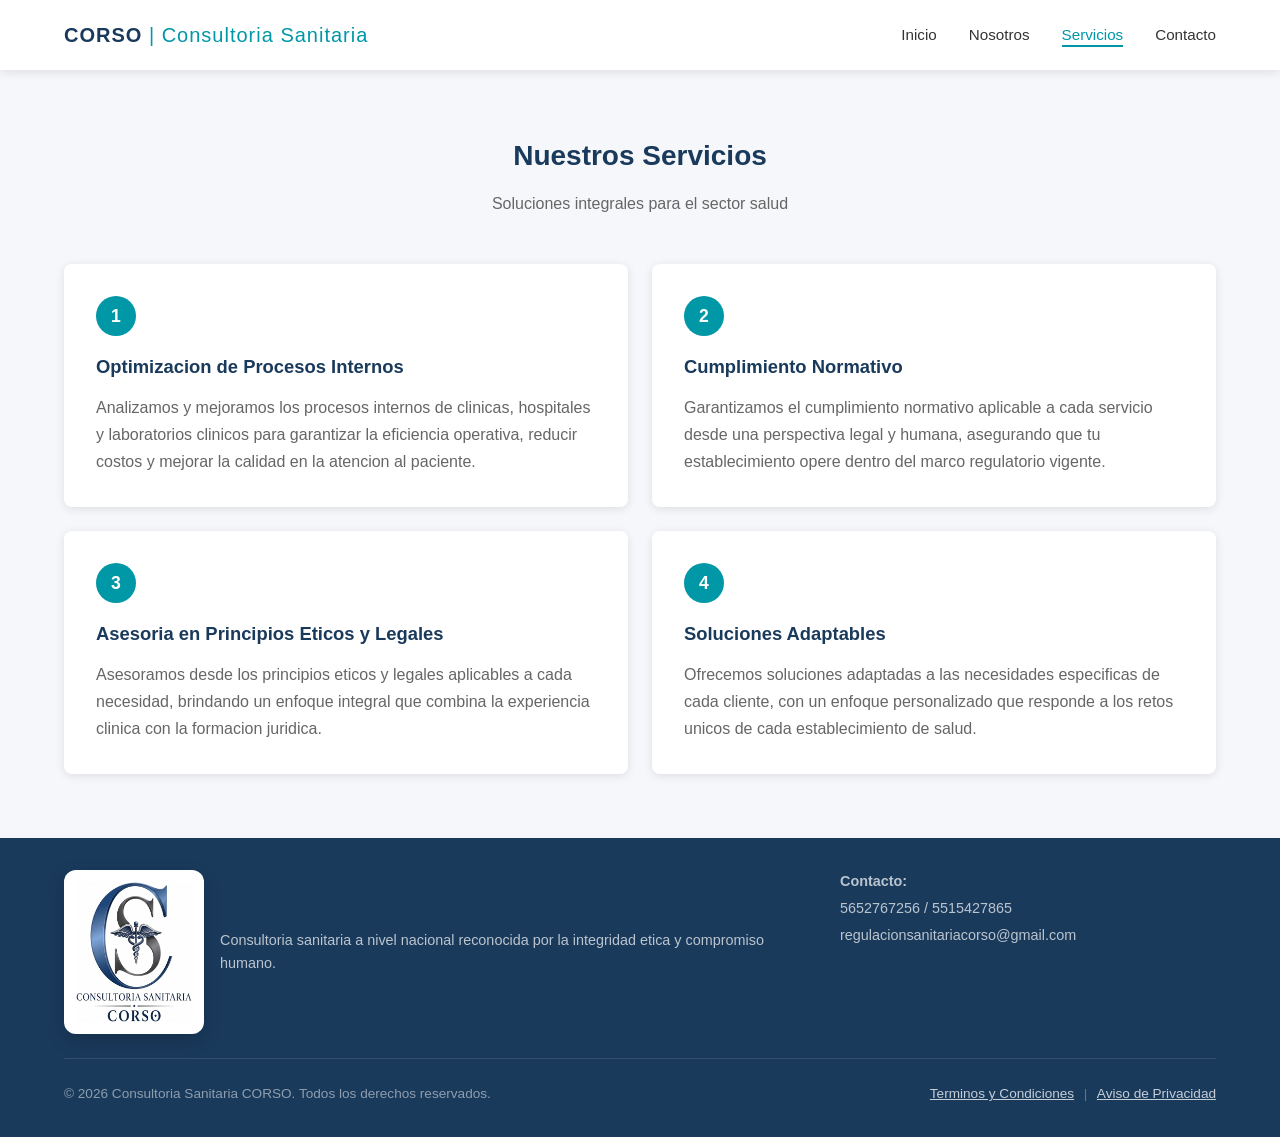
<file: servicios.html>
﻿<!DOCTYPE html>
<html lang="es">
<head>
  <meta charset="UTF-8">
  <meta name="viewport" content="width=device-width, initial-scale=1.0">
  <title>Servicios - Consultoria Sanitaria CORSO</title>
  <link rel="stylesheet" href="css/styles.css">
  <link rel="icon" href="favicon.ico" type="image/x-icon">
  <link rel="apple-touch-icon" href="img/favicon-512.png">
</head>
<body>

  <header class="header">
    <nav class="nav">
      <a href="index.html" class="logo">CORSO <span>| Consultoria Sanitaria</span></a>
      <ul class="nav-links">
        <li><a href="index.html">Inicio</a></li>
        <li><a href="nosotros.html">Nosotros</a></li>
        <li><a href="servicios.html" class="active">Servicios</a></li>
        <li><a href="contacto.html">Contacto</a></li>
      </ul>
      <button class="hamburger" aria-label="Menu">
        <span></span>
        <span></span>
        <span></span>
      </button>
    </nav>
    <div class="mobile-menu">
      <a href="index.html">Inicio</a>
      <a href="nosotros.html">Nosotros</a>
      <a href="servicios.html">Servicios</a>
      <a href="contacto.html">Contacto</a>
    </div>
  </header>

  <section class="section">
    <div class="container">
      <div class="section-title">
        <h2>Nuestros Servicios</h2>
        <p>Soluciones integrales para el sector salud</p>
      </div>

      <div class="servicios-grid">
        <div class="servicio-card">
          <div class="servicio-numero">1</div>
          <h3>Optimizacion de Procesos Internos</h3>
          <p>Analizamos y mejoramos los procesos internos de clinicas, hospitales y laboratorios clinicos para garantizar la eficiencia operativa, reducir costos y mejorar la calidad en la atencion al paciente.</p>
        </div>
        <div class="servicio-card">
          <div class="servicio-numero">2</div>
          <h3>Cumplimiento Normativo</h3>
          <p>Garantizamos el cumplimiento normativo aplicable a cada servicio desde una perspectiva legal y humana, asegurando que tu establecimiento opere dentro del marco regulatorio vigente.</p>
        </div>
        <div class="servicio-card">
          <div class="servicio-numero">3</div>
          <h3>Asesoria en Principios Eticos y Legales</h3>
          <p>Asesoramos desde los principios eticos y legales aplicables a cada necesidad, brindando un enfoque integral que combina la experiencia clinica con la formacion juridica.</p>
        </div>
        <div class="servicio-card">
          <div class="servicio-numero">4</div>
          <h3>Soluciones Adaptables</h3>
          <p>Ofrecemos soluciones adaptadas a las necesidades especificas de cada cliente, con un enfoque personalizado que responde a los retos unicos de cada establecimiento de salud.</p>
        </div>
      </div>

    </div>
  </section>

  <footer class="footer">
    <div class="container">
      <div class="footer-content">
        <div class="footer-brand">
          <div class="brand-plate brand-plate-sm">
            <img src="img/logo.jpg" alt="Consultoria Sanitaria CORSO" width="900" height="1084" loading="lazy">
          </div>
          <p>Consultoria sanitaria a nivel nacional reconocida por la integridad etica y compromiso humano.</p>
        </div>
        <div class="footer-contact">
          <p><strong>Contacto:</strong></p>
          <p>5652767256 / 5515427865</p>
          <p>regulacionsanitariacorso@gmail.com</p>
        </div>
      </div>
      <div class="footer-bottom">
        <p>&copy; 2026 Consultoria Sanitaria CORSO. Todos los derechos reservados.</p>
        <p class="footer-legal">
          <a href="terminos.html">Terminos y Condiciones</a>
          <span aria-hidden="true">|</span>
          <a href="privacidad.html">Aviso de Privacidad</a>
        </p>
      </div>
    </div>
  </footer>

  <script src="javascript/script.js"></script>
</body>
</html>
</file>
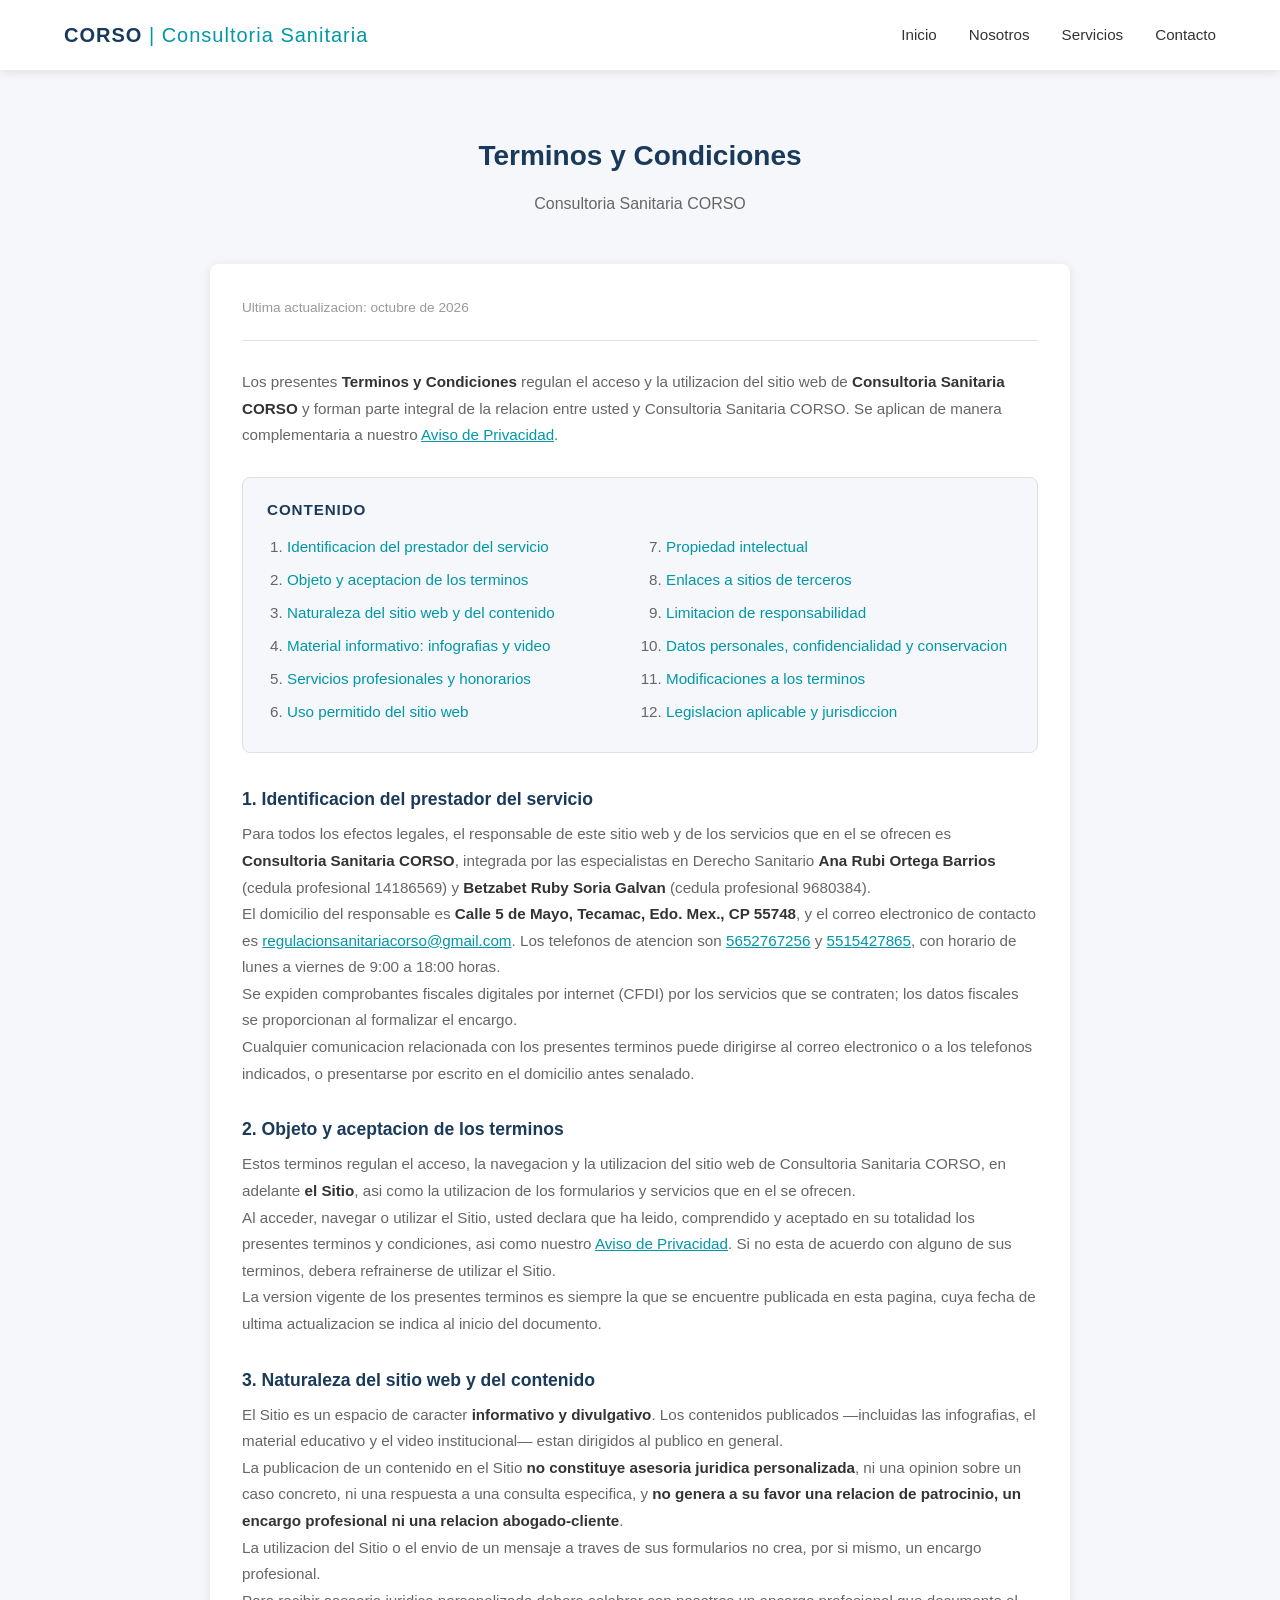
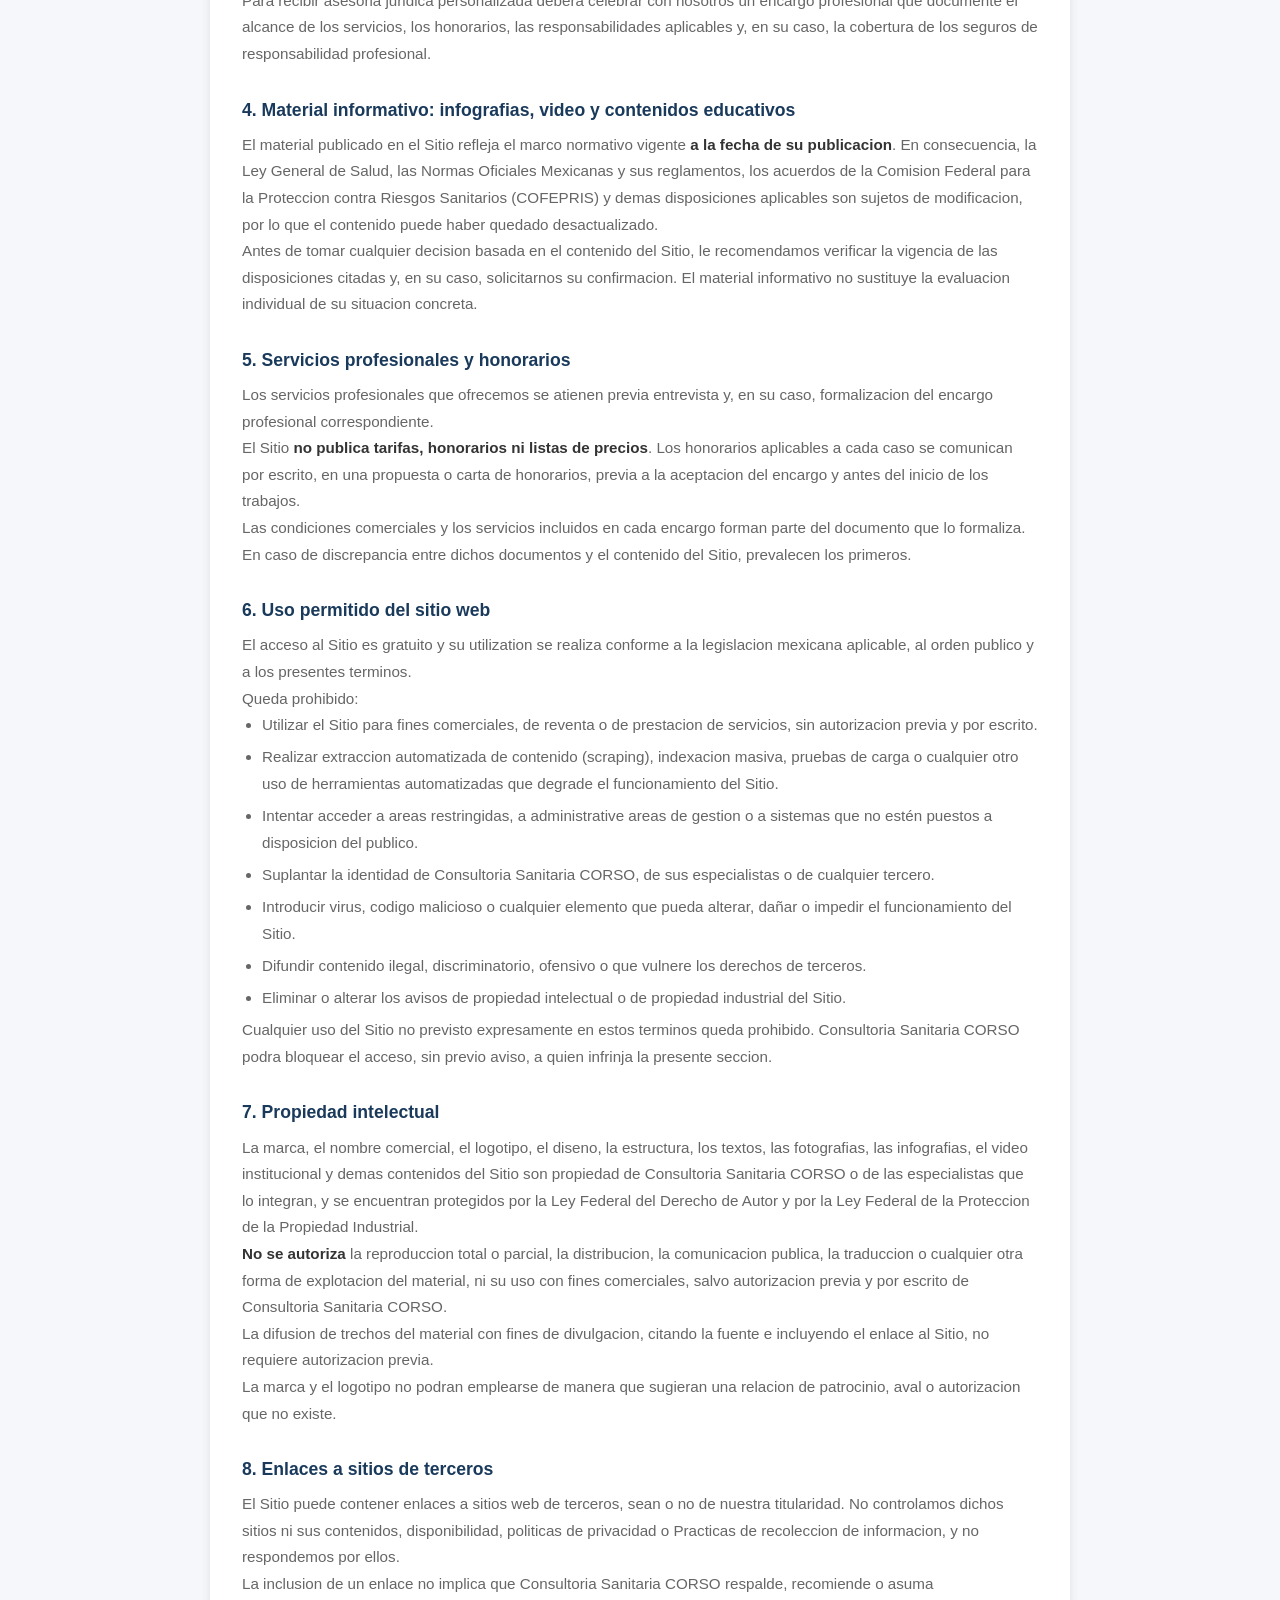
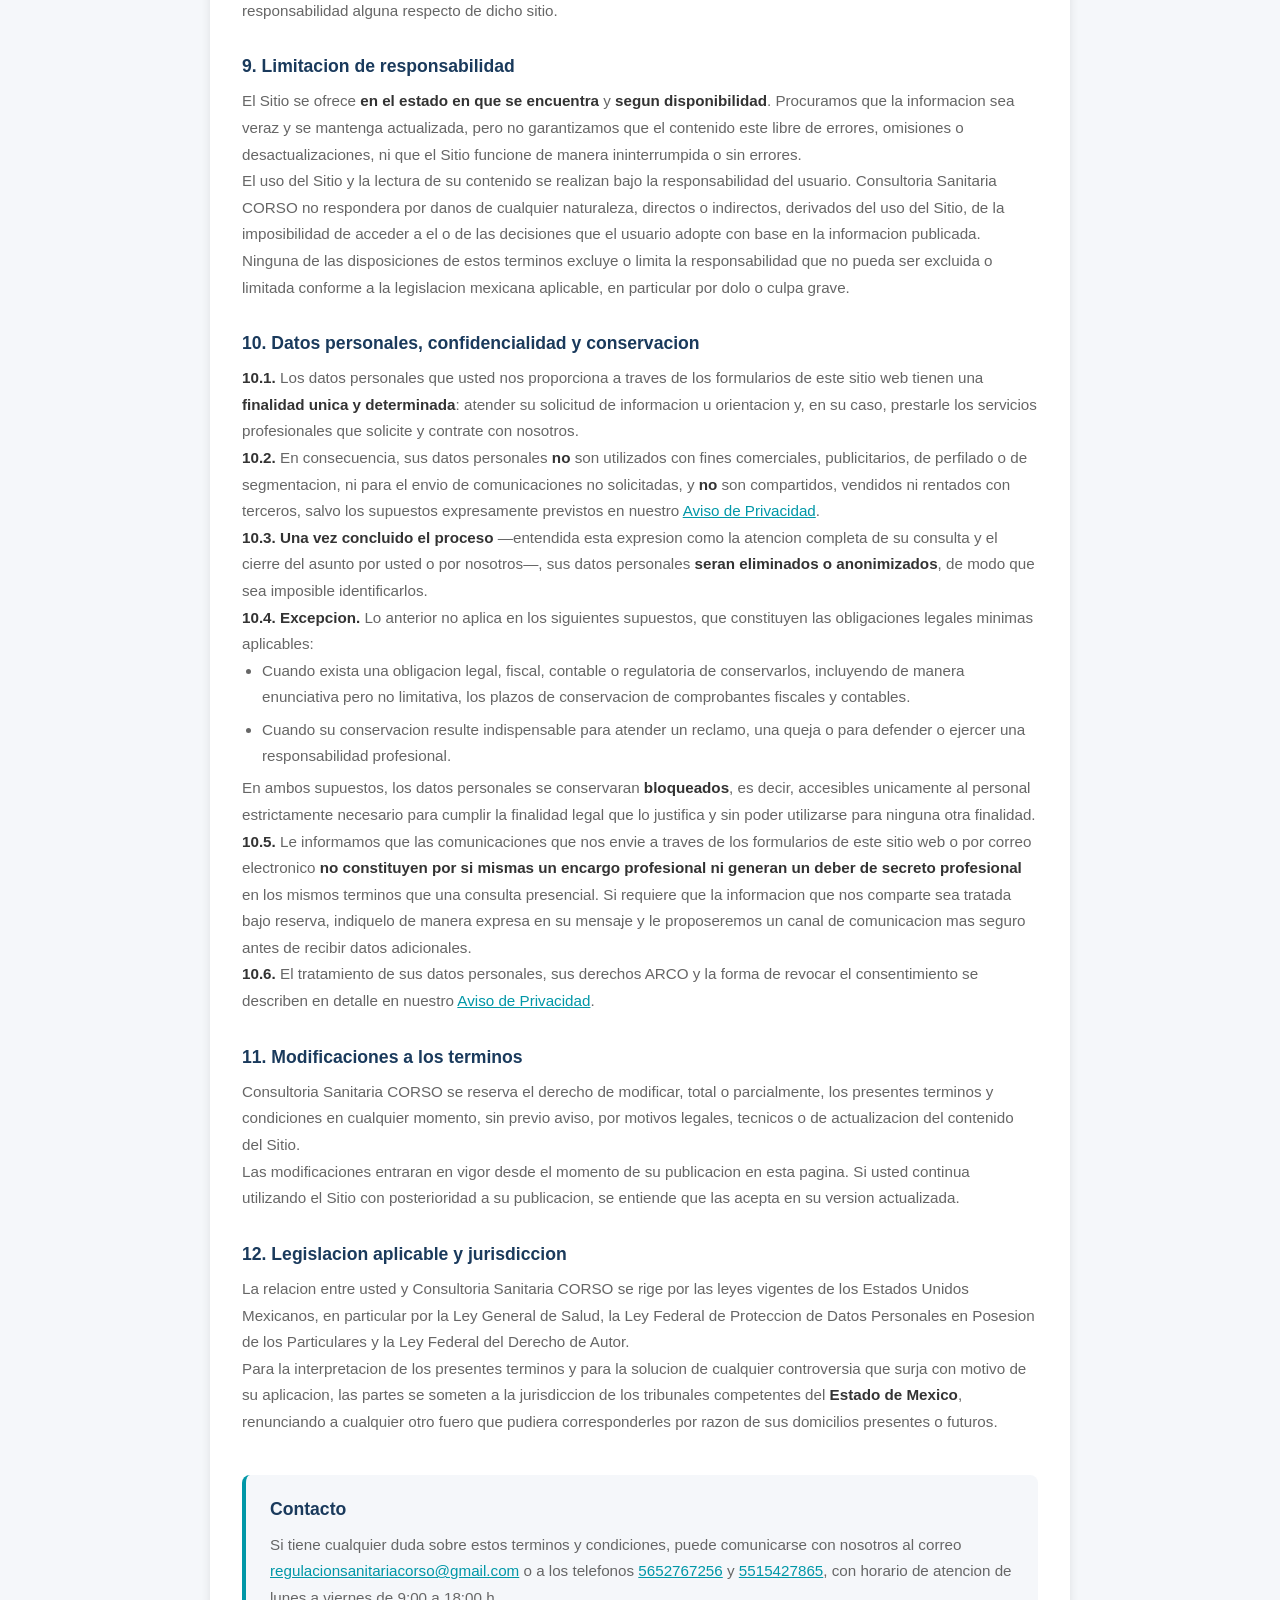
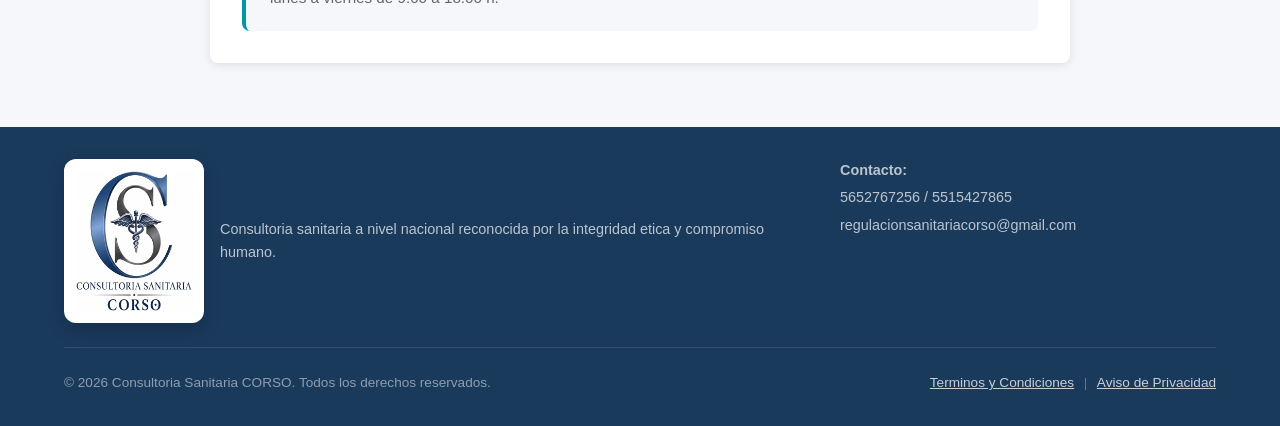
<file: terminos.html>
<!DOCTYPE html>
<html lang="es">
<head>
  <meta charset="UTF-8">
  <meta name="viewport" content="width=device-width, initial-scale=1.0">
  <title>Terminos y Condiciones - Consultoria Sanitaria CORSO</title>
  <meta name="description" content="Terminos y Condiciones de uso del sitio web de Consultoria Sanitaria CORSO: naturaleza informativa del sitio, uso permitido, propiedad intelectual, tratamiento de datos personales y legislacion aplicable.">
  <link rel="stylesheet" href="css/styles.css">
  <link rel="icon" href="favicon.ico" type="image/x-icon">
  <link rel="apple-touch-icon" href="img/favicon-512.png">
</head>
<body>

  <header class="header">
    <nav class="nav">
      <a href="index.html" class="logo">CORSO <span>| Consultoria Sanitaria</span></a>
      <ul class="nav-links">
        <li><a href="index.html">Inicio</a></li>
        <li><a href="nosotros.html">Nosotros</a></li>
        <li><a href="servicios.html">Servicios</a></li>
        <li><a href="contacto.html">Contacto</a></li>
      </ul>
      <button class="hamburger" aria-label="Menu">
        <span></span>
        <span></span>
        <span></span>
      </button>
    </nav>
    <div class="mobile-menu">
      <a href="index.html">Inicio</a>
      <a href="nosotros.html">Nosotros</a>
      <a href="servicios.html">Servicios</a>
      <a href="contacto.html">Contacto</a>
    </div>
  </header>

  <section class="section">
    <div class="container">
      <div class="section-title">
        <h2>Terminos y Condiciones</h2>
        <p>Consultoria Sanitaria CORSO</p>
      </div>

      <div class="aviso-legal">
        <p class="aviso-fecha">Ultima actualizacion: octubre de 2026</p>

        <p>
          Los presentes <strong>Terminos y Condiciones</strong> regulan el acceso y la utilizacion del sitio web
          de <strong>Consultoria Sanitaria CORSO</strong> y forman parte integral de la relacion entre usted y
          Consultoria Sanitaria CORSO. Se aplican de manera complementaria a nuestro
          <a href="privacidad.html">Aviso de Privacidad</a>.
        </p>

        <nav class="legal-toc" aria-label="Contenido del documento">
          <h3 class="legal-toc-titulo">Contenido</h3>
          <ol>
            <li><a href="#tc-1">Identificacion del prestador del servicio</a></li>
            <li><a href="#tc-2">Objeto y aceptacion de los terminos</a></li>
            <li><a href="#tc-3">Naturaleza del sitio web y del contenido</a></li>
            <li><a href="#tc-4">Material informativo: infografias y video</a></li>
            <li><a href="#tc-5">Servicios profesionales y honorarios</a></li>
            <li><a href="#tc-6">Uso permitido del sitio web</a></li>
            <li><a href="#tc-7">Propiedad intelectual</a></li>
            <li><a href="#tc-8">Enlaces a sitios de terceros</a></li>
            <li><a href="#tc-9">Limitacion de responsabilidad</a></li>
            <li><a href="#tc-10">Datos personales, confidencialidad y conservacion</a></li>
            <li><a href="#tc-11">Modificaciones a los terminos</a></li>
            <li><a href="#tc-12">Legislacion aplicable y jurisdiccion</a></li>
          </ol>
        </nav>

        <h3 id="tc-1">1. Identificacion del prestador del servicio</h3>
        <p>
          Para todos los efectos legales, el responsable de este sitio web y de los servicios que en el se
          ofrecen es <strong>Consultoria Sanitaria CORSO</strong>, integrada por las especialistas en Derecho
          Sanitario <strong>Ana Rubi Ortega Barrios</strong> (cedula profesional 14186569) y
          <strong>Betzabet Ruby Soria Galvan</strong> (cedula profesional 9680384).
        </p>
        <p>
          El domicilio del responsable es <strong>Calle 5 de Mayo, Tecamac, Edo. Mex., CP 55748</strong>, y el
          correo electronico de contacto es
          <a href="mailto:regulacionsanitariacorso@gmail.com">regulacionsanitariacorso@gmail.com</a>. Los
          telefonos de atencion son <a href="tel:5652767256">5652767256</a> y
          <a href="tel:5515427865">5515427865</a>, con horario de lunes a viernes de 9:00 a 18:00 horas.
        </p>
        <p>
          Se expiden comprobantes fiscales digitales por internet (CFDI) por los servicios que se contraten; los
          datos fiscales se proporcionan al formalizar el encargo.
        </p>
        <p>
          Cualquier comunicacion relacionada con los presentes terminos puede dirigirse al correo electronico o a
          los telefonos indicados, o presentarse por escrito en el domicilio antes senalado.
        </p>

        <h3 id="tc-2">2. Objeto y aceptacion de los terminos</h3>
        <p>
          Estos terminos regulan el acceso, la navegacion y la utilizacion del sitio web de Consultoria Sanitaria
          CORSO, en adelante <strong>el Sitio</strong>, asi como la utilizacion de los formularios y servicios que
          en el se ofrecen.
        </p>
        <p>
          Al acceder, navegar o utilizar el Sitio, usted declara que ha leido, comprendido y aceptado en su
          totalidad los presentes terminos y condiciones, asi como nuestro
          <a href="privacidad.html">Aviso de Privacidad</a>. Si no esta de acuerdo con alguno de sus terminos,
          debera refrainerse de utilizar el Sitio.
        </p>
        <p>
          La version vigente de los presentes terminos es siempre la que se encuentre publicada en esta pagina,
          cuya fecha de ultima actualizacion se indica al inicio del documento.
        </p>

        <h3 id="tc-3">3. Naturaleza del sitio web y del contenido</h3>
        <p>
          El Sitio es un espacio de caracter <strong>informativo y divulgativo</strong>. Los contenidos publicados
          &mdash;incluidas las infografias, el material educativo y el video institucional&mdash; estan dirigidos al
          publico en general.
        </p>
        <p>
          La publicacion de un contenido en el Sitio <strong>no constituye asesoria juridica personalizada</strong>,
          ni una opinion sobre un caso concreto, ni una respuesta a una consulta especifica, y
          <strong>no genera a su favor una relacion de patrocinio, un encargo profesional ni una relacion
          abogado-cliente</strong>.
        </p>
        <p>
          La utilizacion del Sitio o el envio de un mensaje a traves de sus formularios no crea, por si mismo, un
          encargo profesional.
        </p>
        <p>
          Para recibir asesoria juridica personalizada debera celebrar con nosotros un encargo profesional que
          documente el alcance de los servicios, los honorarios, las responsabilidades aplicables y, en su caso,
          la cobertura de los seguros de responsabilidad profesional.
        </p>

        <h3 id="tc-4">4. Material informativo: infografias, video y contenidos educativos</h3>
        <p>
          El material publicado en el Sitio refleja el marco normativo vigente <strong>a la fecha de su
          publicacion</strong>. En consecuencia, la Ley General de Salud, las Normas Oficiales Mexicanas y sus
          reglamentos, los acuerdos de la Comision Federal para la Proteccion contra Riesgos Sanitarios (COFEPRIS)
          y demas disposiciones aplicables son sujetos de modificacion, por lo que el contenido puede haber
          quedado desactualizado.
        </p>
        <p>
          Antes de tomar cualquier decision basada en el contenido del Sitio, le recomendamos verificar la vigencia
          de las disposiciones citadas y, en su caso, solicitarnos su confirmacion. El material informativo no
          sustituye la evaluacion individual de su situacion concreta.
        </p>

        <h3 id="tc-5">5. Servicios profesionales y honorarios</h3>
        <p>
          Los servicios profesionales que ofrecemos se atienen previa entrevista y, en su caso, formalizacion
          del encargo profesional correspondiente.
        </p>
        <p>
          El Sitio <strong>no publica tarifas, honorarios ni listas de precios</strong>. Los honorarios aplicables
          a cada caso se comunican por escrito, en una propuesta o carta de honorarios, previa a la aceptacion
          del encargo y antes del inicio de los trabajos.
        </p>
        <p>
          Las condiciones comerciales y los servicios incluidos en cada encargo forman parte del documento que
          lo formaliza. En caso de discrepancia entre dichos documentos y el contenido del Sitio, prevalecen los
          primeros.
        </p>

        <h3 id="tc-6">6. Uso permitido del sitio web</h3>
        <p>
          El acceso al Sitio es gratuito y su utilization se realiza conforme a la legislacion mexicana
          aplicable, al orden publico y a los presentes terminos.
        </p>
        <p>Queda prohibido:</p>
        <ul>
          <li>Utilizar el Sitio para fines comerciales, de reventa o de prestacion de servicios, sin autorizacion previa y por escrito.</li>
          <li>Realizar extraccion automatizada de contenido (scraping), indexacion masiva, pruebas de carga o cualquier otro uso de herramientas automatizadas que degrade el funcionamiento del Sitio.</li>
          <li>Intentar acceder a areas restringidas, a administrative areas de gestion o a sistemas que no estén puestos a disposicion del publico.</li>
          <li>Suplantar la identidad de Consultoria Sanitaria CORSO, de sus especialistas o de cualquier tercero.</li>
          <li>Introducir virus, codigo malicioso o cualquier elemento que pueda alterar, dañar o impedir el funcionamiento del Sitio.</li>
          <li>Difundir contenido ilegal, discriminatorio, ofensivo o que vulnere los derechos de terceros.</li>
          <li>Eliminar o alterar los avisos de propiedad intelectual o de propiedad industrial del Sitio.</li>
        </ul>
        <p>
          Cualquier uso del Sitio no previsto expresamente en estos terminos queda prohibido. Consultoria
          Sanitaria CORSO podra bloquear el acceso, sin previo aviso, a quien infrinja la presente seccion.
        </p>

        <h3 id="tc-7">7. Propiedad intelectual</h3>
        <p>
          La marca, el nombre comercial, el logotipo, el diseno, la estructura, los textos, las fotografias, las
          infografias, el video institucional y demas contenidos del Sitio son propiedad de Consultoria Sanitaria
          CORSO o de las especialistas que lo integran, y se encuentran protegidos por la Ley Federal del Derecho
          de Autor y por la Ley Federal de la Proteccion de la Propiedad Industrial.
        </p>
        <p>
          <strong>No se autoriza</strong> la reproduccion total o parcial, la distribucion, la comunicacion
          publica, la traduccion o cualquier otra forma de explotacion del material, ni su uso con fines
          comerciales, salvo autorizacion previa y por escrito de Consultoria Sanitaria CORSO.
        </p>
        <p>
          La difusion de trechos del material con fines de divulgacion, citando la fuente e incluyendo el enlace
          al Sitio, no requiere autorizacion previa.
        </p>
        <p>
          La marca y el logotipo no podran emplearse de manera que sugieran una relacion de patrocinio, aval o
          autorizacion que no existe.
        </p>

        <h3 id="tc-8">8. Enlaces a sitios de terceros</h3>
        <p>
          El Sitio puede contener enlaces a sitios web de terceros, sean o no de nuestra titularidad. No controlamos
          dichos sitios ni sus contenidos, disponibilidad, politicas de privacidad o Practicas de recoleccion de
          informacion, y no respondemos por ellos.
        </p>
        <p>
          La inclusion de un enlace no implica que Consultoria Sanitaria CORSO respalde, recomiende o asuma
          responsabilidad alguna respecto de dicho sitio.
        </p>

        <h3 id="tc-9">9. Limitacion de responsabilidad</h3>
        <p>
          El Sitio se ofrece <strong>en el estado en que se encuentra</strong> y <strong>segun disponibilidad</strong>.
          Procuramos que la informacion sea veraz y se mantenga actualizada, pero no garantizamos que el contenido
          este libre de errores, omisiones o desactualizaciones, ni que el Sitio funcione de manera ininterrumpida
          o sin errores.
        </p>
        <p>
          El uso del Sitio y la lectura de su contenido se realizan bajo la responsabilidad del usuario.
          Consultoria Sanitaria CORSO no respondera por danos de cualquier naturaleza, directos o indirectos,
          derivados del uso del Sitio, de la imposibilidad de acceder a el o de las decisiones que el usuario
          adopte con base en la informacion publicada.
        </p>
        <p>
          Ninguna de las disposiciones de estos terminos excluye o limita la responsabilidad que no pueda ser
          excluida o limitada conforme a la legislacion mexicana aplicable, en particular por dolo o culpa grave.
        </p>

        <h3 id="tc-10">10. Datos personales, confidencialidad y conservacion</h3>
        <p>
          <strong>10.1.</strong> Los datos personales que usted nos proporciona a traves de los formularios de este
          sitio web tienen una <strong>finalidad unica y determinada</strong>: atender su solicitud de informacion
          u orientacion y, en su caso, prestarle los servicios profesionales que solicite y contrate con nosotros.
        </p>
        <p>
          <strong>10.2.</strong> En consecuencia, sus datos personales <strong>no</strong> son utilizados con fines
          comerciales, publicitarios, de perfilado o de segmentacion, ni para el envio de comunicaciones no
          solicitadas, y <strong>no</strong> son compartidos, vendidos ni rentados con terceros, salvo los
          supuestos expresamente previstos en nuestro <a href="privacidad.html">Aviso de Privacidad</a>.
        </p>
        <p>
          <strong>10.3.</strong> <strong>Una vez concluido el proceso</strong> &mdash;entendida esta expresion como
          la atencion completa de su consulta y el cierre del asunto por usted o por nosotros&mdash;, sus datos
          personales <strong>seran eliminados o anonimizados</strong>, de modo que sea imposible identificarlos.
        </p>
        <p>
          <strong>10.4. Excepcion.</strong> Lo anterior no aplica en los siguientes supuestos, que constituyen las
          obligaciones legales minimas aplicables:
        </p>
        <ul>
          <li>Cuando exista una obligacion legal, fiscal, contable o regulatoria de conservarlos, incluyendo de manera enunciativa pero no limitativa, los plazos de conservacion de comprobantes fiscales y contables.</li>
          <li>Cuando su conservacion resulte indispensable para atender un reclamo, una queja o para defender o ejercer una responsabilidad profesional.</li>
        </ul>
        <p>
          En ambos supuestos, los datos personales se conservaran <strong>bloqueados</strong>, es decir, accesibles
          unicamente al personal estrictamente necesario para cumplir la finalidad legal que lo justifica y sin
          poder utilizarse para ninguna otra finalidad.
        </p>
        <p>
          <strong>10.5.</strong> Le informamos que las comunicaciones que nos envie a traves de los formularios de
          este sitio web o por correo electronico <strong>no constituyen por si mismas un encargo profesional ni
          generan un deber de secreto profesional</strong> en los mismos terminos que una consulta presencial. Si
          requiere que la informacion que nos comparte sea tratada bajo reserva, indiquelo de manera expresa en su
          mensaje y le proposeremos un canal de comunicacion mas seguro antes de recibir datos adicionales.
        </p>
        <p>
          <strong>10.6.</strong> El tratamiento de sus datos personales, sus derechos ARCO y la forma de revocar el
          consentimiento se describen en detalle en nuestro <a href="privacidad.html">Aviso de Privacidad</a>.
        </p>

        <h3 id="tc-11">11. Modificaciones a los terminos</h3>
        <p>
          Consultoria Sanitaria CORSO se reserva el derecho de modificar, total o parcialmente, los presentes
          terminos y condiciones en cualquier momento, sin previo aviso, por motivos legales, tecnicos o de
          actualizacion del contenido del Sitio.
        </p>
        <p>
          Las modificaciones entraran en vigor desde el momento de su publicacion en esta pagina. Si usted continua
          utilizando el Sitio con posterioridad a su publicacion, se entiende que las acepta en su version
          actualizada.
        </p>

        <h3 id="tc-12">12. Legislacion aplicable y jurisdiccion</h3>
        <p>
          La relacion entre usted y Consultoria Sanitaria CORSO se rige por las leyes vigentes de los Estados Unidos
          Mexicanos, en particular por la Ley General de Salud, la Ley Federal de Proteccion de Datos Personales en
          Posesion de los Particulares y la Ley Federal del Derecho de Autor.
        </p>
        <p>
          Para la interpretacion de los presentes terminos y para la solucion de cualquier controversia que surja
          con motivo de su aplicacion, las partes se someten a la jurisdiccion de los tribunales competentes del
          <strong>Estado de Mexico</strong>, renunciando a cualquier otro fuero que pudiera corresponderles por
          razon de sus domicilios presentes o futuros.
        </p>

        <div class="legal-contacto">
          <h3>Contacto</h3>
          <p>
            Si tiene cualquier duda sobre estos terminos y condiciones, puede comunicarse con nosotros al correo
            <a href="mailto:regulacionsanitariacorso@gmail.com">regulacionsanitariacorso@gmail.com</a> o a los
            telefonos <a href="tel:5652767256">5652767256</a> y <a href="tel:5515427865">5515427865</a>, con
            horario de atencion de lunes a viernes de 9:00 a 18:00 h.
          </p>
        </div>
      </div>
    </div>
  </section>

  <footer class="footer">
    <div class="container">
      <div class="footer-content">
        <div class="footer-brand">
          <div class="brand-plate brand-plate-sm">
            <img src="img/logo.jpg" alt="Consultoria Sanitaria CORSO" width="900" height="1084" loading="lazy">
          </div>
          <p>Consultoria sanitaria a nivel nacional reconocida por la integridad etica y compromiso humano.</p>
        </div>
        <div class="footer-contact">
          <p><strong>Contacto:</strong></p>
          <p>5652767256 / 5515427865</p>
          <p>regulacionsanitariacorso@gmail.com</p>
        </div>
      </div>
      <div class="footer-bottom">
        <p>&copy; 2026 Consultoria Sanitaria CORSO. Todos los derechos reservados.</p>
        <p class="footer-legal">
          <a href="terminos.html">Terminos y Condiciones</a>
          <span aria-hidden="true">|</span>
          <a href="privacidad.html">Aviso de Privacidad</a>
        </p>
      </div>
    </div>
  </footer>

  <script src="javascript/script.js"></script>
</body>
</html>
</file>
<file: css/styles.css>
﻿/* ============================================
   CONSULTORIA SANITARIA CORSO - Estilos Globales
   Mobile First | CSS Nativo
   ============================================ */

:root {
  --primary: #1a3a5c;
  --secondary: #0097a7;
  --accent: #00bcd4;
  --bg: #f5f7fa;
  --white: #ffffff;
  --text: #333333;
  --text-light: #666666;
  --gray-light: #e0e0e0;
  --gray: #999999;
  --shadow: 0 2px 10px rgba(0, 0, 0, 0.1);
  --shadow-hover: 0 4px 20px rgba(0, 0, 0, 0.15);
  --radius: 8px;
  --transition: all 0.3s ease;
  --max-width: 1200px;
  --header-height: 70px;
}

*, *::before, *::after {
  margin: 0;
  padding: 0;
  box-sizing: border-box;
}

html {
  scroll-behavior: smooth;
  font-size: 16px;
}

body {
  font-family: 'Segoe UI', Tahoma, Geneva, Verdana, sans-serif;
  color: var(--text);
  background-color: var(--bg);
  line-height: 1.6;
  padding-top: var(--header-height);
}

img {
  max-width: 100%;
  height: auto;
  display: block;
}

a {
  text-decoration: none;
  color: inherit;
  transition: var(--transition);
}

ul { list-style: none; }

.container {
  width: 90%;
  max-width: var(--max-width);
  margin: 0 auto;
}

/* Header */
.header {
  position: fixed;
  top: 0;
  left: 0;
  width: 100%;
  height: var(--header-height);
  background: var(--white);
  box-shadow: var(--shadow);
  z-index: 1000;
  transition: var(--transition);
}

.header.scrolled {
  box-shadow: 0 2px 20px rgba(0, 0, 0, 0.15);
}

.nav {
  display: flex;
  align-items: center;
  justify-content: space-between;
  height: 100%;
  width: 90%;
  max-width: var(--max-width);
  margin: 0 auto;
}

.logo {
  font-size: 1.25rem;
  font-weight: 700;
  color: var(--primary);
  letter-spacing: 1px;
}

.logo span {
  color: var(--secondary);
  font-weight: 400;
}

.nav-links {
  display: none;
  gap: 2rem;
}

.nav-links a {
  font-size: 0.95rem;
  font-weight: 500;
  color: var(--text);
  position: relative;
  padding: 0.25rem 0;
}

.nav-links a::after {
  content: '';
  position: absolute;
  bottom: 0;
  left: 0;
  width: 0;
  height: 2px;
  background: var(--secondary);
  transition: var(--transition);
}

.nav-links a:hover::after,
.nav-links a.active::after {
  width: 100%;
}

.nav-links a:hover,
.nav-links a.active {
  color: var(--secondary);
}

/* Hamburguesa */
.hamburger {
  display: flex;
  flex-direction: column;
  gap: 5px;
  cursor: pointer;
  background: none;
  border: none;
  padding: 5px;
  z-index: 1001;
}

.hamburger span {
  display: block;
  width: 25px;
  height: 3px;
  background: var(--primary);
  border-radius: 2px;
  transition: var(--transition);
}

.hamburger.active span:nth-child(1) {
  transform: rotate(45deg) translate(5px, 6px);
}

.hamburger.active span:nth-child(2) {
  opacity: 0;
}

.hamburger.active span:nth-child(3) {
  transform: rotate(-45deg) translate(5px, -6px);
}

/* Menu movil */
.mobile-menu {
  position: fixed;
  top: var(--header-height);
  left: 0;
  width: 100%;
  height: calc(100vh - var(--header-height));
  background: var(--white);
  display: flex;
  flex-direction: column;
  align-items: center;
  justify-content: center;
  gap: 2rem;
  transform: translateX(-100%);
  transition: var(--transition);
  z-index: 999;
}

.mobile-menu.active {
  transform: translateX(0);
}

.mobile-menu a {
  font-size: 1.25rem;
  font-weight: 500;
  color: var(--text);
}

.mobile-menu a:hover {
  color: var(--secondary);
}

/* Hero */
.hero {
  background: linear-gradient(135deg, var(--primary) 0%, var(--secondary) 100%);
  color: var(--white);
  padding: 4rem 0;
  text-align: center;
}

.hero h1 {
  font-size: 1.75rem;
  line-height: 1.3;
  margin-bottom: 1.5rem;
  font-weight: 700;
}

.hero p {
  font-size: 1rem;
  margin-bottom: 2rem;
  opacity: 0.9;
  max-width: 600px;
  margin-left: auto;
  margin-right: auto;
}

/* Hero 2 columnas + logo */
.hero-inner {
  display: grid;
  grid-template-columns: 1fr;
  gap: 2.5rem;
  align-items: center;
}

.hero-content {
  text-align: center;
}

.hero-content p {
  max-width: 620px;
}

.hero-brand {
  display: flex;
  justify-content: center;
}

/* Placa de marca: el logo es JPG con fondo blanco, se monta sobre una placa */
.brand-plate {
  width: 100%;
  max-width: 260px;
  background: var(--white);
  border-radius: 16px;
  padding: 1.25rem;
  box-shadow: 0 12px 40px rgba(0, 0, 0, 0.25);
}

.brand-plate img {
  width: 100%;
  height: auto;
  display: block;
}

.brand-plate-sm {
  max-width: 140px;
  padding: 0.75rem;
  border-radius: 12px;
  box-shadow: 0 6px 18px rgba(0, 0, 0, 0.2);
}

.btn {
  display: inline-block;
  padding: 0.875rem 2rem;
  border-radius: var(--radius);
  font-weight: 600;
  font-size: 1rem;
  cursor: pointer;
  transition: var(--transition);
  border: none;
}

.btn-primary {
  background: var(--accent);
  color: var(--white);
}

.btn-primary:hover {
  background: #00a5bb;
  transform: translateY(-2px);
  box-shadow: var(--shadow-hover);
}

.btn-secondary {
  background: transparent;
  color: var(--white);
  border: 2px solid var(--white);
}

.btn-secondary:hover {
  background: var(--white);
  color: var(--primary);
}

.btn-outline {
  background: transparent;
  color: var(--primary);
  border: 2px solid var(--primary);
}

.btn-outline:hover {
  background: var(--primary);
  color: var(--white);
}

/* Secciones */
.section {
  padding: 4rem 0;
}

.section-title {
  text-align: center;
  margin-bottom: 3rem;
}

.section-title h2 {
  font-size: 1.75rem;
  color: var(--primary);
  margin-bottom: 0.75rem;
}

.section-title p {
  color: var(--text-light);
  font-size: 1rem;
}

/* Cards */
.cards-grid {
  display: grid;
  grid-template-columns: 1fr;
  gap: 1.5rem;
}

.card {
  background: var(--white);
  border-radius: var(--radius);
  box-shadow: var(--shadow);
  padding: 2rem;
  text-align: center;
  transition: var(--transition);
}

.card:hover {
  transform: translateY(-5px);
  box-shadow: var(--shadow-hover);
}

.card-icon {
  width: 60px;
  height: 60px;
  background: linear-gradient(135deg, var(--secondary), var(--accent));
  border-radius: 50%;
  display: flex;
  align-items: center;
  justify-content: center;
  margin: 0 auto 1.25rem;
  font-size: 1.5rem;
  color: var(--white);
}

.card h3 {
  font-size: 1.1rem;
  color: var(--primary);
  margin-bottom: 0.75rem;
}

.card p {
  color: var(--text-light);
  font-size: 0.95rem;
  line-height: 1.6;
}

/* Conozca CORSO: video + infografias */
.conozca-grid {
  display: grid;
  grid-template-columns: 1fr;
  gap: 2rem;
  max-width: 1100px;
  margin: 0 auto;
}

.conozca-card {
  background: rgba(255, 255, 255, 0.05);
  border: 1px solid rgba(255, 255, 255, 0.12);
  border-radius: var(--radius);
  overflow: hidden;
  display: flex;
  flex-direction: column;
  transition: var(--transition);
}

.conozca-card:hover {
  transform: translateY(-5px);
  border-color: rgba(255, 255, 255, 0.3);
  box-shadow: 0 20px 45px rgba(0, 0, 0, 0.35);
}

/* Medio (imagen o video) */
.media {
  position: relative;
  background: #0a1a2e;
  overflow: hidden;
}

.media img {
  display: block;
  width: 100%;
  height: auto;
  aspect-ratio: 2 / 3;
  object-fit: cover;
  object-position: top center;
}

.media-video {
  display: flex;
  justify-content: center;
  padding: 2rem 1rem;
}

.media-inner {
  position: relative;
  width: 100%;
  max-width: 290px;
}

/* Texto de la tarjeta */
.conozca-body {
  padding: 1.5rem;
  display: flex;
  flex-direction: column;
  align-items: flex-start;
  gap: 0.75rem;
  flex: 1;
}

.conozca-body h3 {
  color: var(--white);
  font-size: 1.1rem;
  line-height: 1.4;
}

.conozca-body p {
  color: rgba(255, 255, 255, 0.75);
  font-size: 0.95rem;
  line-height: 1.6;
  flex: 1;
}

.conozca-actions {
  display: flex;
  flex-wrap: wrap;
  gap: 0.6rem;
}

.btn-sm {
  padding: 0.625rem 1.25rem;
  font-size: 0.9rem;
}

/* Video / Conozca CORSO */
.video-section {
  background: linear-gradient(135deg, var(--primary) 0%, #0d2b47 100%);
  color: var(--white);
}

.video-section .section-title h2 {
  color: var(--white);
}

.video-section .section-title p {
  color: rgba(255, 255, 255, 0.7);
}

.video-frame {
  width: 100%;
  max-width: 290px;
  background: #0a0a0a;
  border-radius: 34px;
  padding: 10px;
  border: 1px solid rgba(255, 255, 255, 0.18);
  box-shadow: 0 20px 50px rgba(0, 0, 0, 0.45);
}

.video-frame video {
  display: block;
  width: 100%;
  height: auto;
  aspect-ratio: 9 / 16;
  object-fit: cover;
  border-radius: 26px;
  background: #000;
  cursor: pointer;
}

.video-toggle {
  display: inline-flex;
  align-items: center;
  gap: 0.5rem;
  background: transparent;
  border: 1px solid rgba(255, 255, 255, 0.45);
  color: var(--white);
  padding: 0.6rem 1.25rem;
  border-radius: 999px;
  font-family: inherit;
  font-size: 0.9rem;
  font-weight: 500;
  cursor: pointer;
  transition: var(--transition);
}

.video-toggle:hover {
  background: rgba(255, 255, 255, 0.12);
  border-color: var(--white);
}

.video-toggle:focus-visible {
  outline: 2px solid var(--accent);
  outline-offset: 3px;
}

/* Nosotros */
.mision-vision {
  display: grid;
  grid-template-columns: 1fr;
  gap: 1.5rem;
  margin-bottom: 3rem;
}

.mv-card {
  background: var(--white);
  border-radius: var(--radius);
  box-shadow: var(--shadow);
  padding: 2rem;
  border-left: 4px solid var(--secondary);
}

.mv-card h3 {
  color: var(--secondary);
  font-size: 1.2rem;
  margin-bottom: 1rem;
}

.mv-card p {
  color: var(--text-light);
  line-height: 1.7;
}

.objetivo-general {
  background: var(--white);
  border-radius: var(--radius);
  box-shadow: var(--shadow);
  padding: 2rem;
  text-align: center;
  margin-bottom: 3rem;
}

.objetivo-general h3 {
  color: var(--primary);
  font-size: 1.2rem;
  margin-bottom: 0.75rem;
}

.objetivo-general p {
  color: var(--text-light);
  font-size: 1rem;
}

.fundadoras {
  display: grid;
  grid-template-columns: 1fr;
  gap: 2rem;
}

.fundadora-card {
  background: var(--white);
  border-radius: var(--radius);
  box-shadow: var(--shadow);
  padding: 2rem;
  display: flex;
  flex-direction: column;
  gap: 1.5rem;
}

.fundadora-foto {
  width: 100%;
  max-width: 200px;
  height: auto;
  aspect-ratio: 3 / 4;
  object-fit: cover;
  object-position: center top;
  border-radius: 12px;
  box-shadow: var(--shadow);
  background: var(--gray-light);
  margin: 0 auto;
  flex-shrink: 0;
}

.fundadora-info h3 {
  color: var(--primary);
  font-size: 1.15rem;
  margin-bottom: 0.25rem;
}

.fundadora-info .especialidad {
  color: var(--secondary);
  font-weight: 600;
  font-size: 0.95rem;
  margin-bottom: 0.75rem;
}

.fundadora-info p {
  color: var(--text-light);
  font-size: 0.95rem;
  line-height: 1.7;
}

/* Servicios */
.servicios-grid {
  display: grid;
  grid-template-columns: 1fr;
  gap: 1.5rem;
}

.servicio-card {
  background: var(--white);
  border-radius: var(--radius);
  box-shadow: var(--shadow);
  padding: 2rem;
  transition: var(--transition);
}

.servicio-card:hover {
  transform: translateY(-5px);
  box-shadow: var(--shadow-hover);
}

.servicio-numero {
  display: inline-block;
  width: 40px;
  height: 40px;
  background: var(--secondary);
  color: var(--white);
  border-radius: 50%;
  text-align: center;
  line-height: 40px;
  font-weight: 700;
  font-size: 1.1rem;
  margin-bottom: 1rem;
}

.servicio-card h3 {
  color: var(--primary);
  font-size: 1.15rem;
  margin-bottom: 0.75rem;
}

.servicio-card p {
  color: var(--text-light);
  line-height: 1.7;
}

/* Contacto */
.contacto-grid {
  display: grid;
  grid-template-columns: 1fr;
  gap: 2rem;
}

.formulario {
  background: var(--white);
  border-radius: var(--radius);
  box-shadow: var(--shadow);
  padding: 2rem;
}

.formulario h3 {
  color: var(--primary);
  font-size: 1.25rem;
  margin-bottom: 1.5rem;
}

.form-group {
  margin-bottom: 1.25rem;
}

.form-group label {
  display: block;
  font-weight: 500;
  color: var(--text);
  margin-bottom: 0.5rem;
  font-size: 0.95rem;
}

.form-group input,
.form-group textarea {
  width: 100%;
  padding: 0.75rem 1rem;
  border: 1px solid var(--gray-light);
  border-radius: var(--radius);
  font-family: inherit;
  font-size: 1rem;
  color: var(--text);
  transition: var(--transition);
  background: var(--bg);
}

.form-group input:focus,
.form-group textarea:focus {
  outline: none;
  border-color: var(--secondary);
  box-shadow: 0 0 0 3px rgba(0, 151, 167, 0.1);
}

.form-group textarea {
  resize: vertical;
  min-height: 120px;
}

.form-group input.error,
.form-group textarea.error {
  border-color: #e53935;
}

/* Mensajes de error en linea */
.field-error {
  display: block;
  margin-top: 0.35rem;
  color: #e53935;
  font-size: 0.82rem;
}

.field-error:empty {
  display: none;
}

/* Aviso general del formulario */
.form-mensaje {
  margin-bottom: 1.25rem;
  padding: 0.9rem 1rem;
  border-radius: var(--radius);
  font-size: 0.92rem;
  line-height: 1.5;
}

.form-mensaje.error {
  background: #fdecec;
  border: 1px solid #f4c7c7;
  color: #a32020;
}

.form-mensaje.ok {
  background: #e8f6f2;
  border: 1px solid #bfe3d9;
  color: #14635a;
}

/* Nota del aviso de privacidad */
.form-nota {
  margin-top: 0.9rem;
  font-size: 0.8rem;
  color: var(--text-light);
}

.form-nota a {
  color: var(--secondary);
  text-decoration: underline;
}

/* Casilla de consentimiento (Terminos y Aviso de Privacidad) */
.form-check {
  display: flex;
  align-items: flex-start;
  gap: 0.65rem;
  margin-top: 1.25rem;
}

.form-check input[type="checkbox"] {
  width: 1.05rem;
  height: 1.05rem;
  margin: 0.2rem 0 0;
  flex-shrink: 0;
  accent-color: var(--secondary);
  cursor: pointer;
}

.form-check input[type="checkbox"]:focus {
  outline: 2px solid var(--secondary);
  outline-offset: 2px;
}

.form-check input[type="checkbox"].error {
  outline: 2px solid #e53935;
  outline-offset: 2px;
}

.form-group .form-check label {
  font-weight: 400;
  font-size: 0.85rem;
  line-height: 1.6;
  color: var(--text-light);
  margin: 0;
  cursor: pointer;
}

.form-check label a {
  color: var(--secondary);
  text-decoration: underline;
}

/* Campo trampa anti-bot (invisible para las personas) */
.hidden-field {
  position: absolute;
  left: -9999px;
  width: 1px;
  height: 1px;
  overflow: hidden;
}

/* Pagina de agradecimiento */
.gracias-box {
  background: var(--white);
  border-radius: var(--radius);
  box-shadow: var(--shadow);
  padding: 2.5rem;
  max-width: 720px;
  margin: 0 auto;
  text-align: center;
}

.gracias-icono {
  width: 64px;
  height: 64px;
  margin: 0 auto 1.25rem;
  border-radius: 50%;
  background: #e8f6f2;
  color: #14635a;
  font-size: 2rem;
  display: flex;
  align-items: center;
  justify-content: center;
}

.gracias-box h3 {
  color: var(--primary);
  font-size: 1.4rem;
  margin-bottom: 0.75rem;
}

.gracias-box p {
  color: var(--text-light);
  line-height: 1.7;
  margin-bottom: 1rem;
}

.gracias-dato {
  background: var(--bg);
  border-radius: var(--radius);
  padding: 1rem 1.25rem;
  text-align: left;
}

.gracias-dato a {
  color: var(--secondary);
  font-weight: 600;
}

.gracias-acciones {
  display: flex;
  flex-wrap: wrap;
  gap: 0.75rem;
  justify-content: center;
  margin-top: 1.75rem;
}

/* Aviso de privacidad */
.aviso-legal {
  background: var(--white);
  border-radius: var(--radius);
  box-shadow: var(--shadow);
  padding: 2rem;
  max-width: 860px;
  margin: 0 auto;
}

.aviso-legal h3 {
  color: var(--primary);
  font-size: 1.1rem;
  margin: 1.75rem 0 0.5rem;
}

.aviso-legal h3:first-of-type {
  margin-top: 0;
}

.aviso-legal p,
.aviso-legal li {
  color: var(--text-light);
  font-size: 0.95rem;
  line-height: 1.75;
}

.aviso-legal ul,
.aviso-legal ol {
  padding-left: 1.25rem;
}

.aviso-legal ul { list-style: disc; }
.aviso-legal ol { list-style: decimal; }

.aviso-legal li {
  margin-bottom: 0.35rem;
}

.aviso-legal a {
  color: var(--secondary);
  text-decoration: underline;
}

.aviso-legal strong {
  color: var(--text);
}

.aviso-legal .aviso-fecha {
  font-size: 0.85rem;
  color: var(--gray);
  margin-bottom: 1.75rem;
  padding-bottom: 1.25rem;
  border-bottom: 1px solid var(--gray-light);
}

/* Tabla de contenidos de los Terminos y Condiciones */
.legal-toc {
  background: var(--bg);
  border: 1px solid var(--gray-light);
  border-radius: var(--radius);
  padding: 1.25rem 1.5rem;
  margin: 1.75rem 0 2rem;
}

.aviso-legal .legal-toc-titulo {
  color: var(--primary);
  font-size: 0.95rem;
  margin: 0 0 0.75rem;
  text-transform: uppercase;
  letter-spacing: 0.06em;
}

.legal-toc ol {
  padding-left: 1.25rem;
  margin: 0;
}

.legal-toc li {
  margin-bottom: 0.4rem;
  break-inside: avoid;
}

.legal-toc a {
  color: var(--secondary);
  text-decoration: none;
}

.legal-toc a:hover {
  text-decoration: underline;
}

/* Bloque de contacto al final del documento legal */
.legal-contacto {
  margin-top: 2.5rem;
  padding: 1.25rem 1.5rem;
  background: var(--bg);
  border-left: 4px solid var(--secondary);
  border-radius: var(--radius);
}

.aviso-legal .legal-contacto h3 {
  margin-top: 0;
}

.datos-contacto {
  background: var(--white);
  border-radius: var(--radius);
  box-shadow: var(--shadow);
  padding: 2rem;
}

.datos-contacto h3 {
  color: var(--primary);
  font-size: 1.25rem;
  margin-bottom: 1.5rem;
}

.dato-item {
  display: flex;
  gap: 1rem;
  margin-bottom: 1.5rem;
  align-items: flex-start;
}

.dato-icono {
  width: 40px;
  height: 40px;
  background: linear-gradient(135deg, var(--secondary), var(--accent));
  border-radius: 50%;
  display: flex;
  align-items: center;
  justify-content: center;
  color: var(--white);
  font-size: 1rem;
  flex-shrink: 0;
}

.dato-texto h4 {
  color: var(--primary);
  font-size: 0.95rem;
  margin-bottom: 0.25rem;
}

.dato-texto p {
  color: var(--text-light);
  font-size: 0.9rem;
  line-height: 1.5;
}

/* Footer */
.footer {
  background: var(--primary);
  color: var(--white);
  padding: 2rem 0;
  text-align: center;
}

.footer-content {
  display: grid;
  grid-template-columns: 1fr;
  gap: 1.5rem;
  margin-bottom: 1.5rem;
}

.footer-brand .logo {
  color: var(--white);
  font-size: 1.15rem;
}

.footer-brand .logo span {
  color: var(--accent);
}

/* Logo y texto en una misma fila */
.footer-brand {
  display: flex;
  align-items: center;
  gap: 1rem;
}

.footer-brand p {
  color: rgba(255, 255, 255, 0.7);
  font-size: 0.9rem;
  margin-top: 0;
  text-align: left;
}

.footer-brand .brand-plate {
  margin: 0;
  flex-shrink: 0;
  max-width: 100px;
}

.footer-contact p {
  color: rgba(255, 255, 255, 0.7);
  font-size: 0.9rem;
  margin-bottom: 0.25rem;
}

.footer-bottom {
  border-top: 1px solid rgba(255, 255, 255, 0.1);
  padding-top: 1.5rem;
  color: rgba(255, 255, 255, 0.5);
  font-size: 0.85rem;
  display: flex;
  flex-wrap: wrap;
  align-items: center;
  justify-content: space-between;
  gap: 0.5rem 1.5rem;
}

.footer-bottom a {
  color: rgba(255, 255, 255, 0.75);
  text-decoration: underline;
}

.footer-bottom a:hover {
  color: var(--accent);
}

/* Links legales agrupados en el pie de pagina */
.footer-legal {
  display: flex;
  align-items: center;
  flex-wrap: wrap;
  gap: 0.6rem;
  margin: 0;
}

.footer-legal span {
  color: rgba(255, 255, 255, 0.3);
}

/* TABLET */
@media (min-width: 768px) {
  .hero h1 { font-size: 2.5rem; }
  .hero p { font-size: 1.15rem; }
  .cards-grid { grid-template-columns: repeat(2, 1fr); }
  .mision-vision { grid-template-columns: repeat(2, 1fr); }
  .fundadora-card { flex-direction: row; align-items: center; gap: 2rem; }
  .fundadora-foto { margin: 0; }
  .servicios-grid { grid-template-columns: repeat(2, 1fr); }
  .contacto-grid { grid-template-columns: repeat(2, 1fr); }
  .footer-content { grid-template-columns: repeat(2, 1fr); text-align: left; }
  .footer-brand .brand-plate { max-width: 140px; }
  .conozca-card { flex-direction: row; }
  .conozca-card .media { width: 42%; flex-shrink: 0; align-self: flex-start; }
  .conozca-card .media-video { width: 42%; }
  .conozca-body { flex: 1; justify-content: center; padding: 2rem; }
  .legal-toc ol { columns: 2; column-gap: 2rem; }
}

/* DESKTOP */
@media (min-width: 1024px) {
  .nav-links { display: flex; }
  .hamburger { display: none; }
  .mobile-menu { display: none; }
  .hero { padding: 6rem 0; }
  .hero h1 { font-size: 3rem; }
  .cards-grid { grid-template-columns: repeat(3, 1fr); }
  .servicios-grid { grid-template-columns: repeat(2, 1fr); }
  .footer-content { grid-template-columns: 2fr 1fr; }
  .hero-inner { grid-template-columns: 1.15fr 0.85fr; gap: 3.5rem; }
  .hero-content { text-align: left; }
  .hero-content p { margin-left: 0; margin-right: 0; max-width: 560px; }
  .hero-brand { justify-content: flex-start; }
  .hero-brand .brand-plate { max-width: 300px; }
  .conozca-grid { grid-template-columns: repeat(3, 1fr); }
  .conozca-card { flex-direction: column; }
  .conozca-card .media,
  .conozca-card .media-video { width: 100%; }
  .conozca-body { padding: 1.5rem; }
}
</file>
